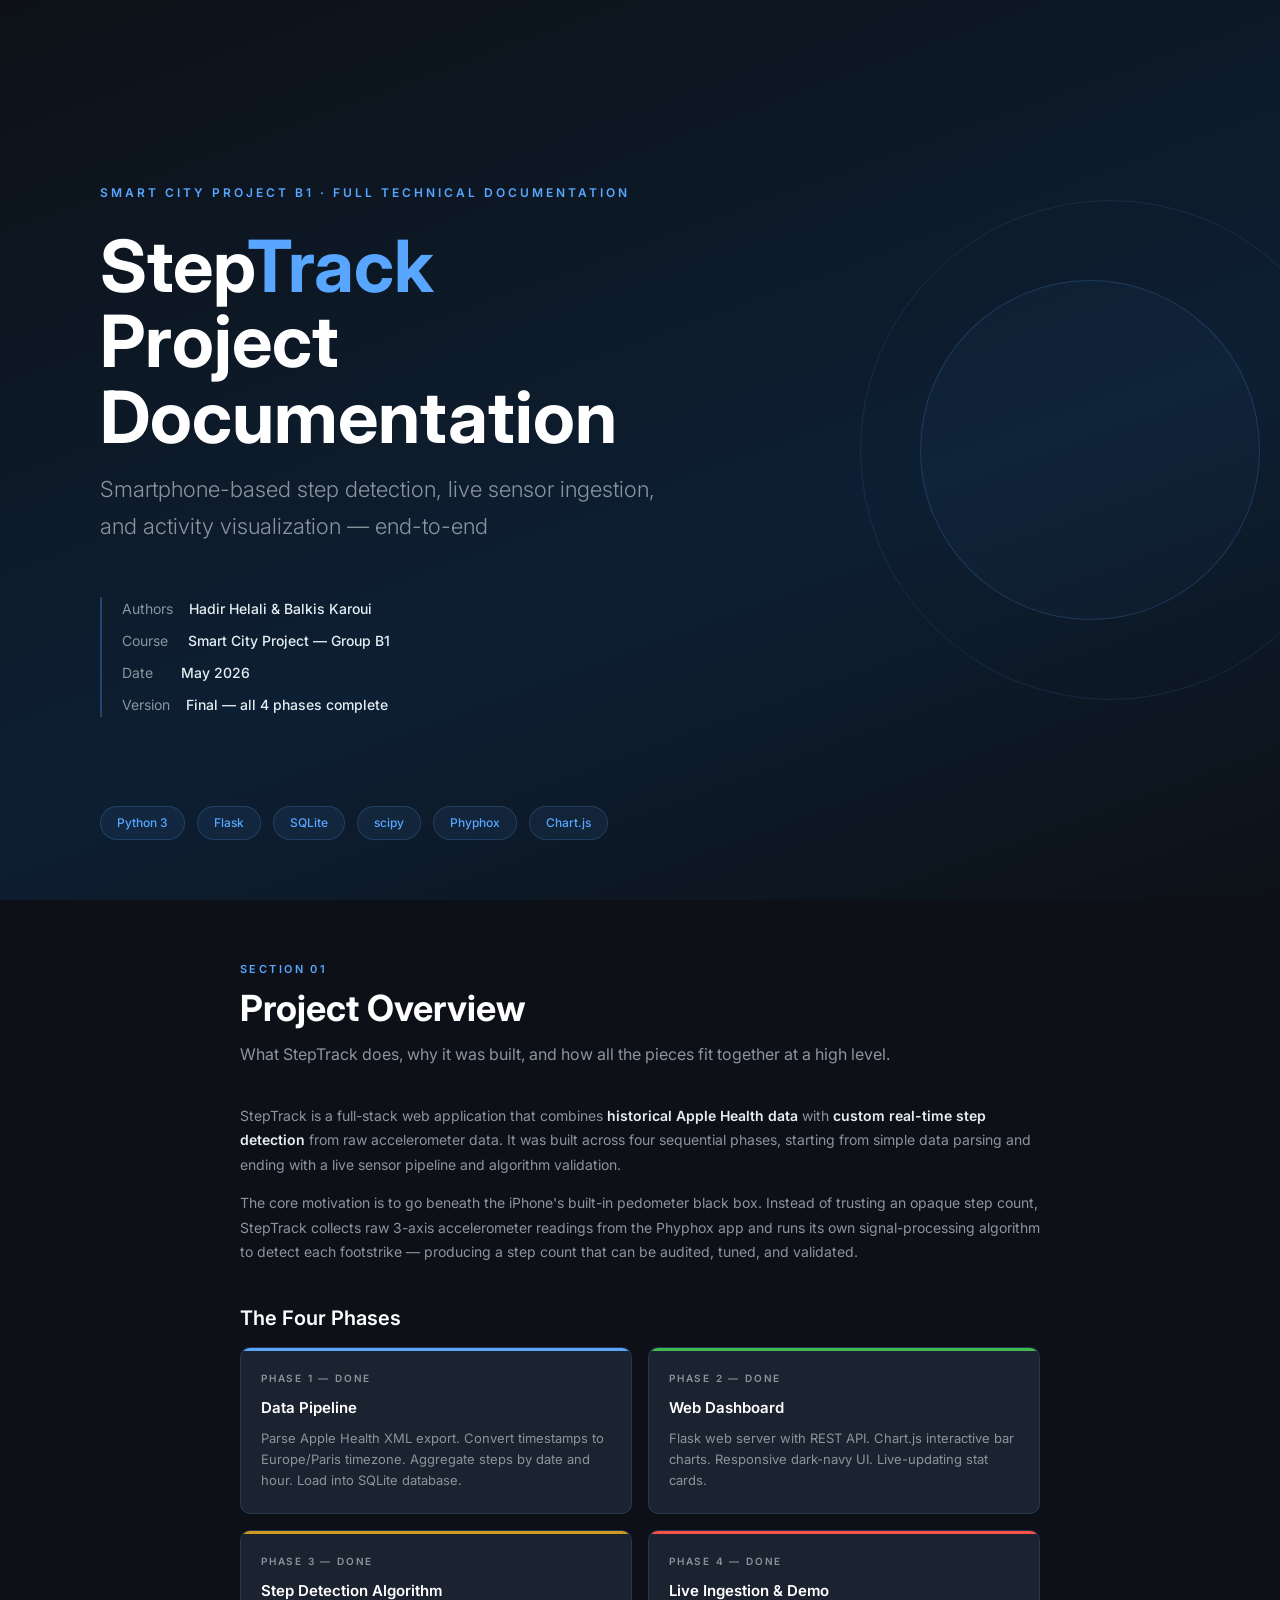
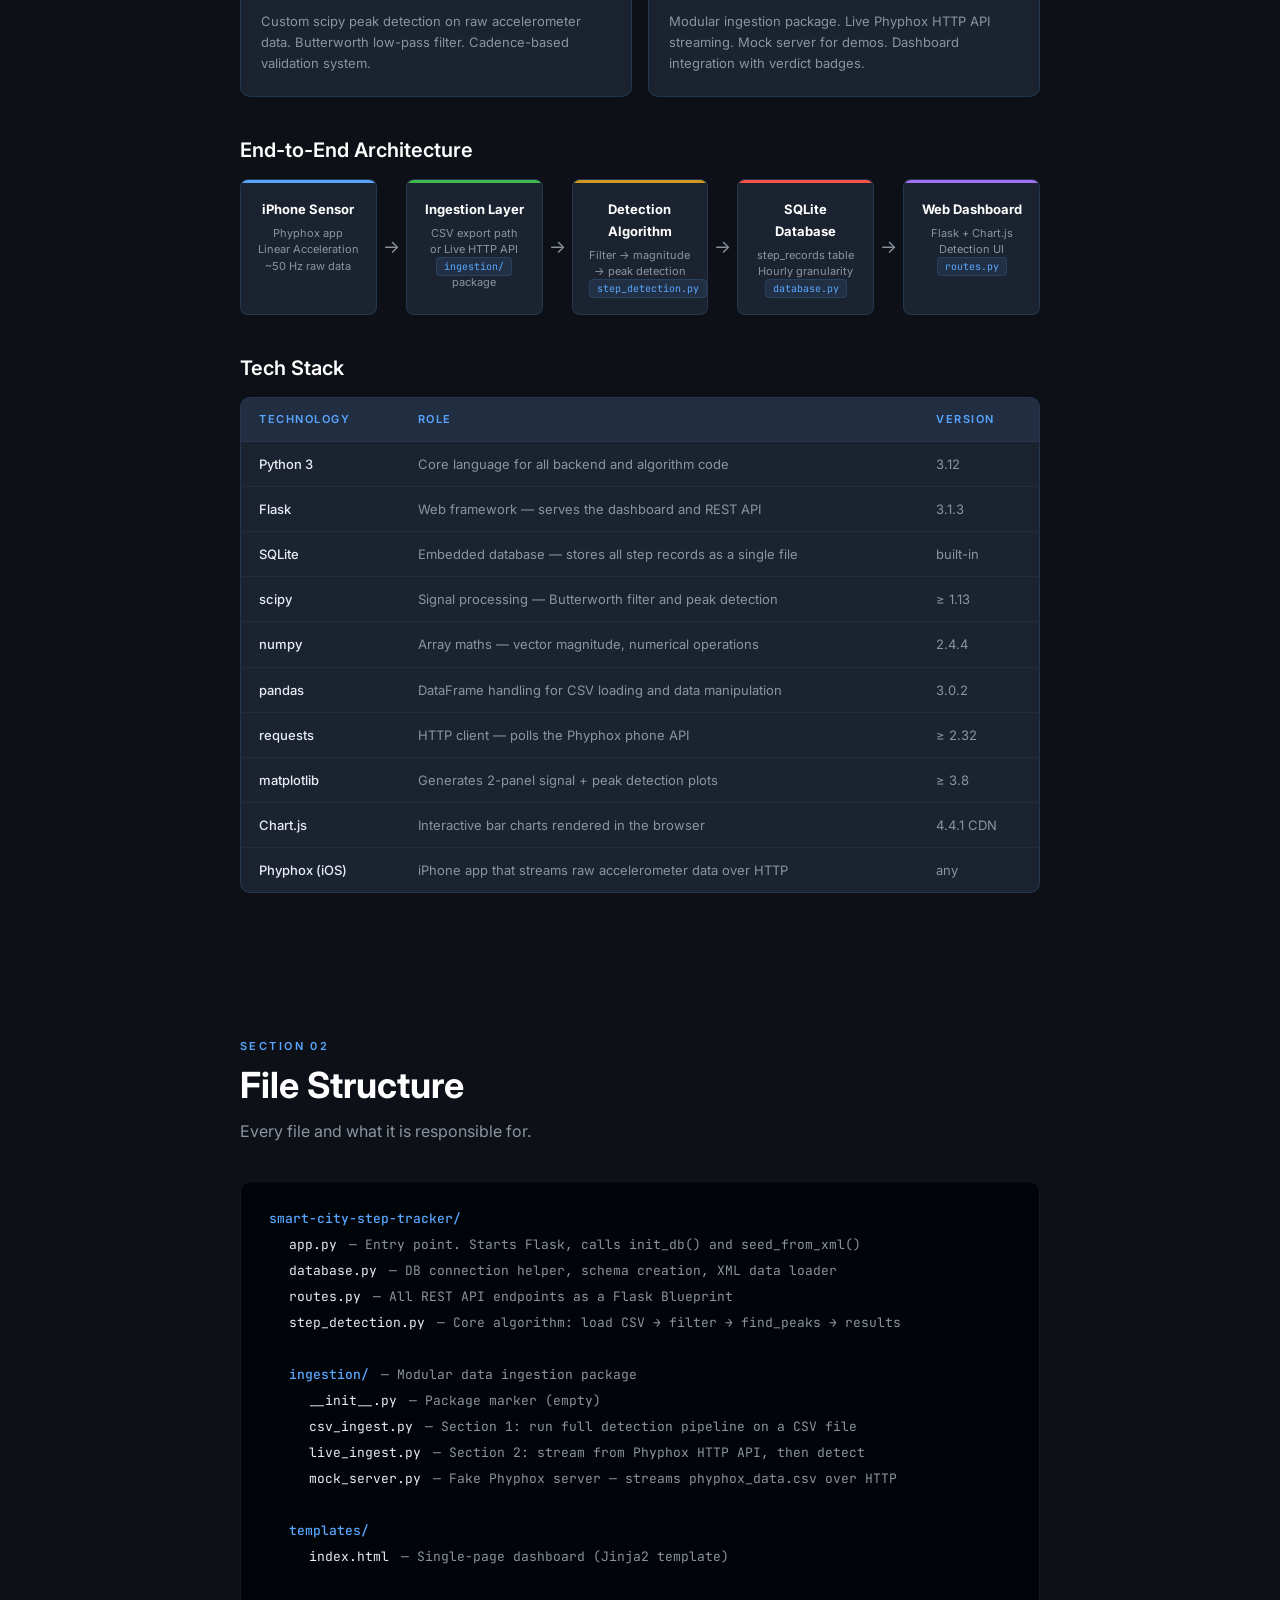
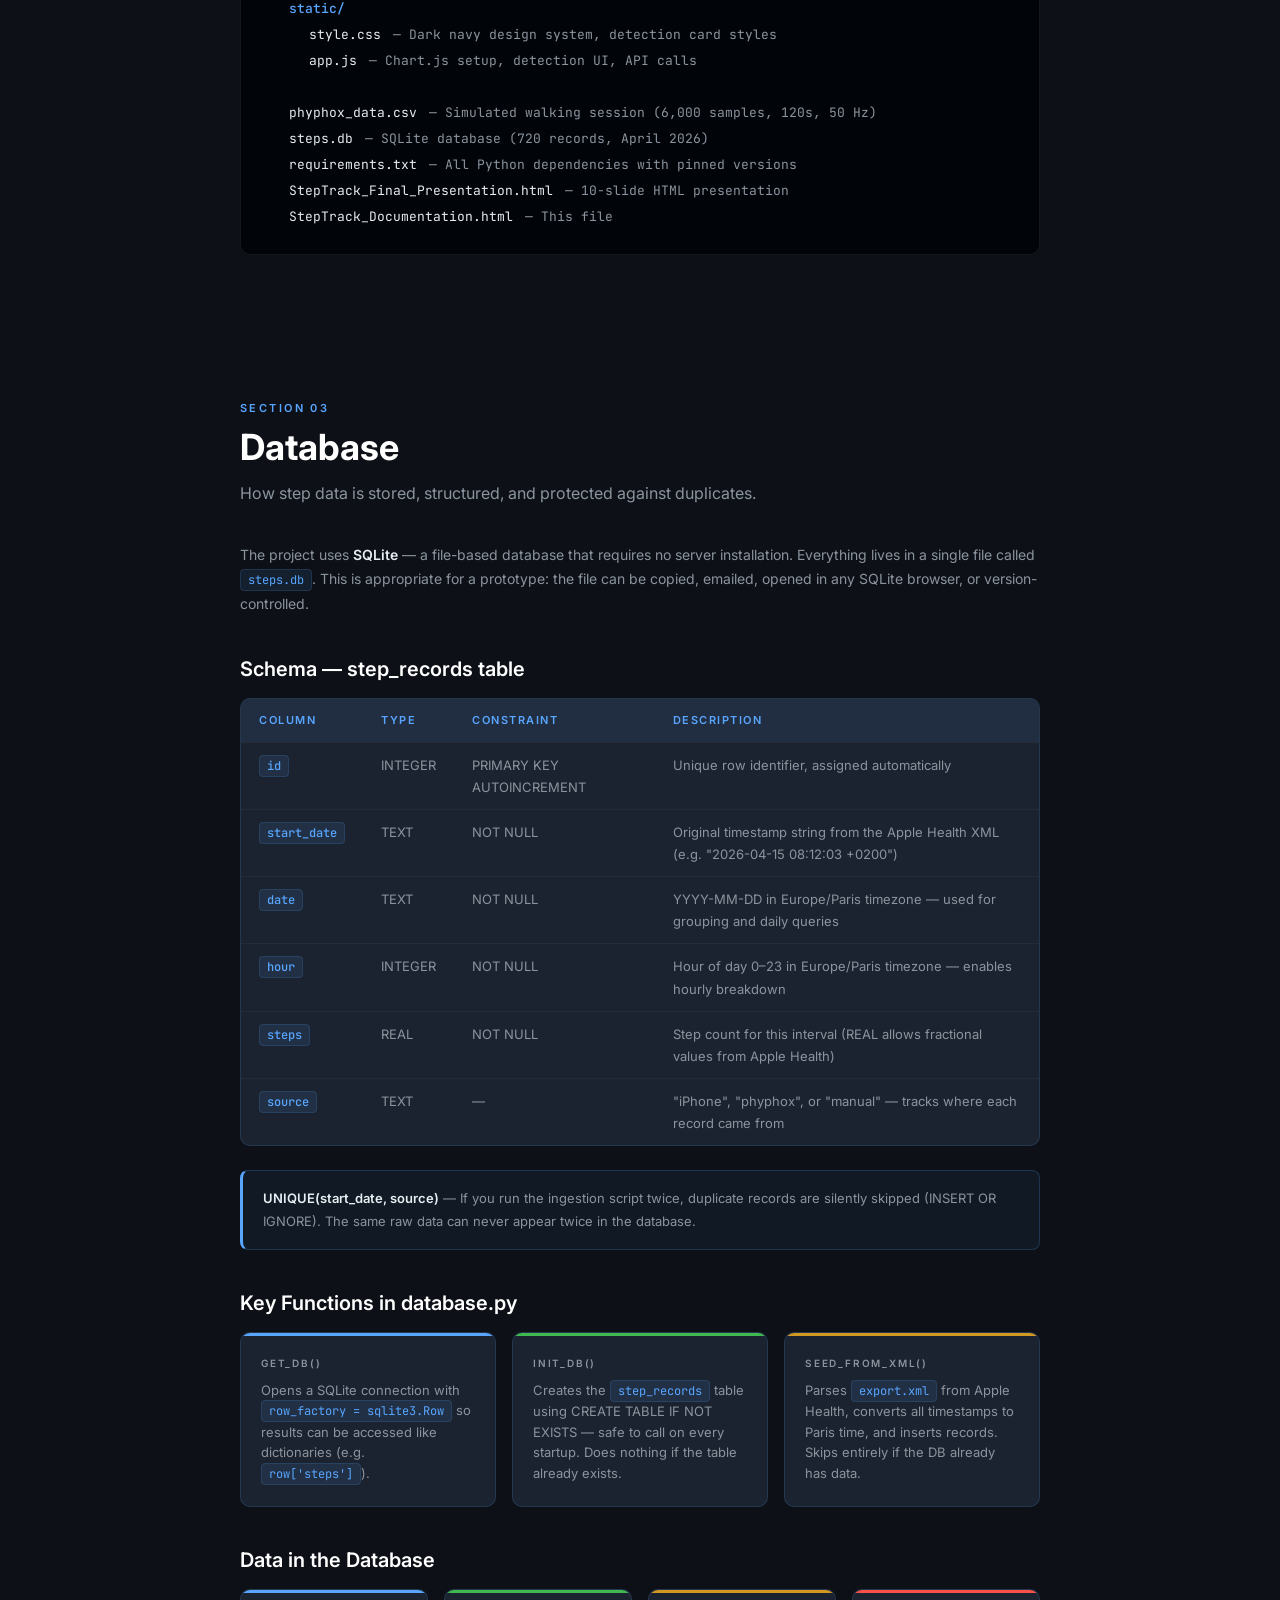
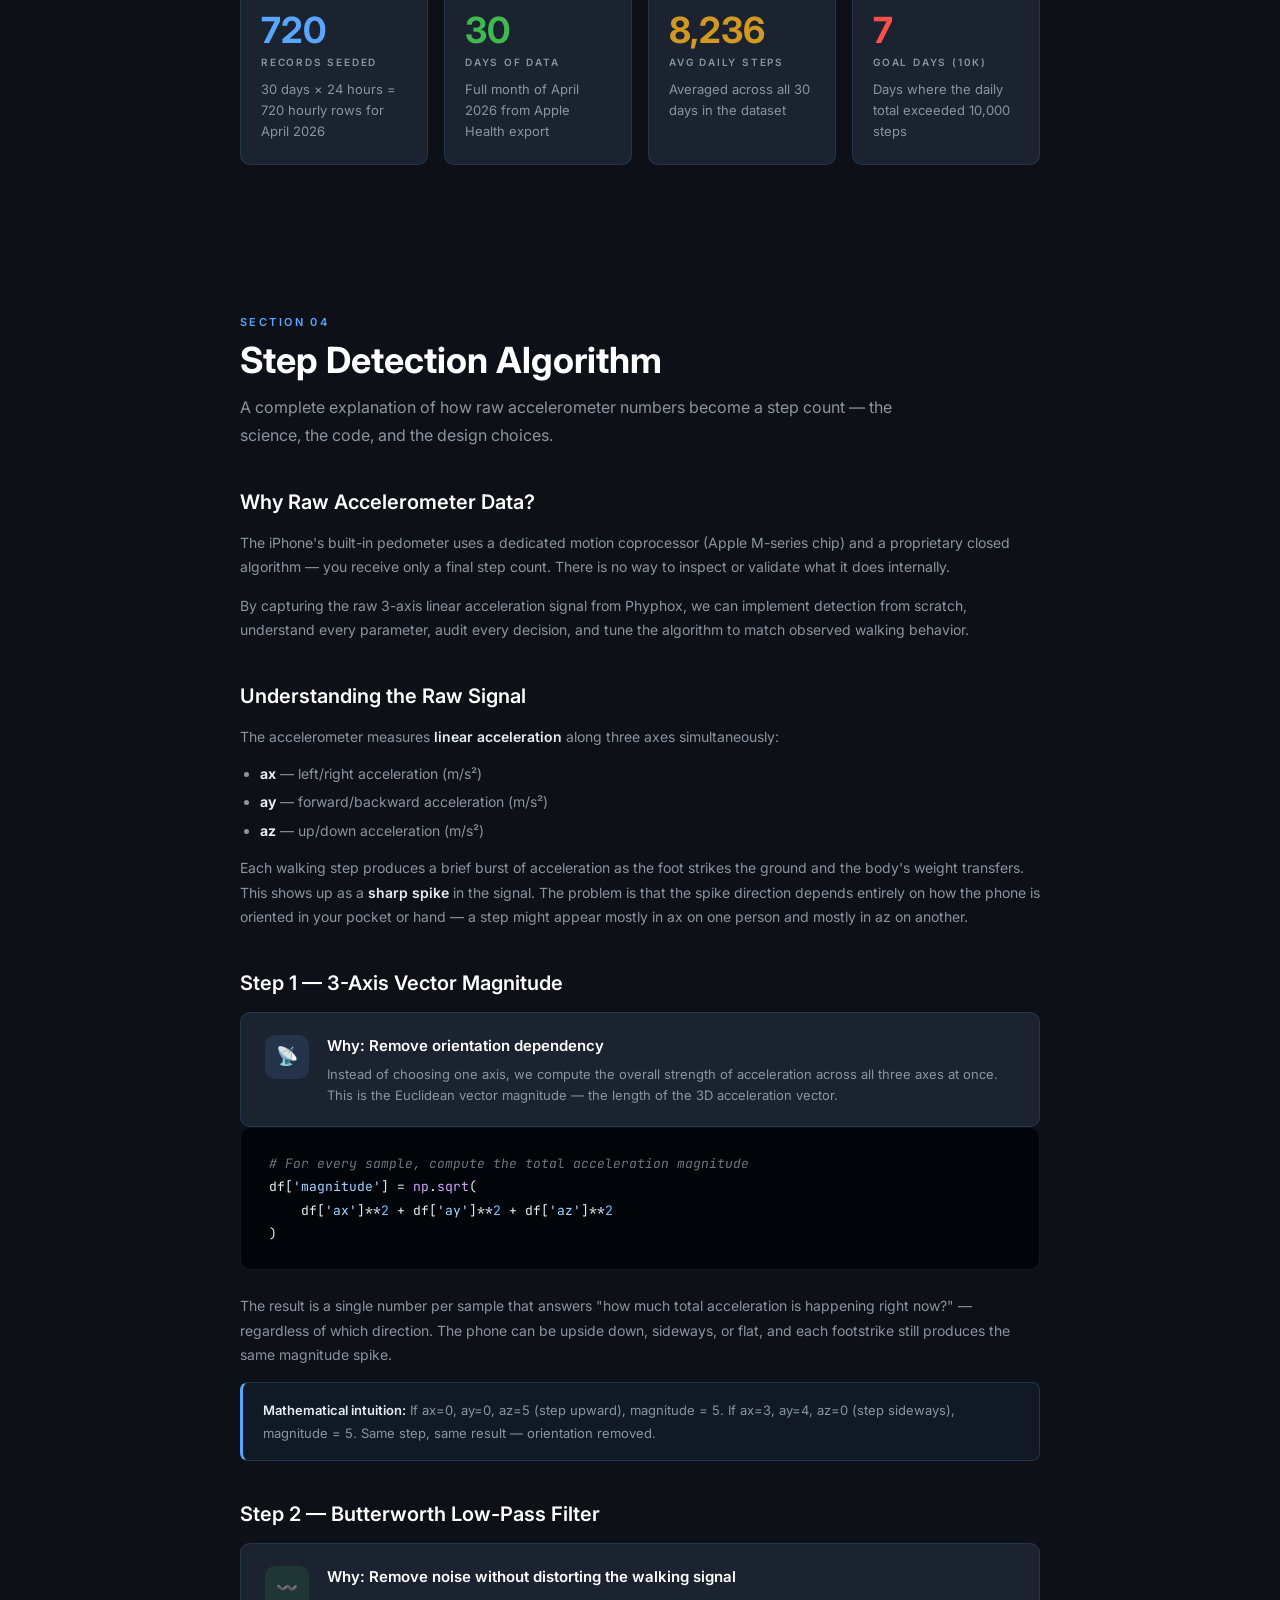
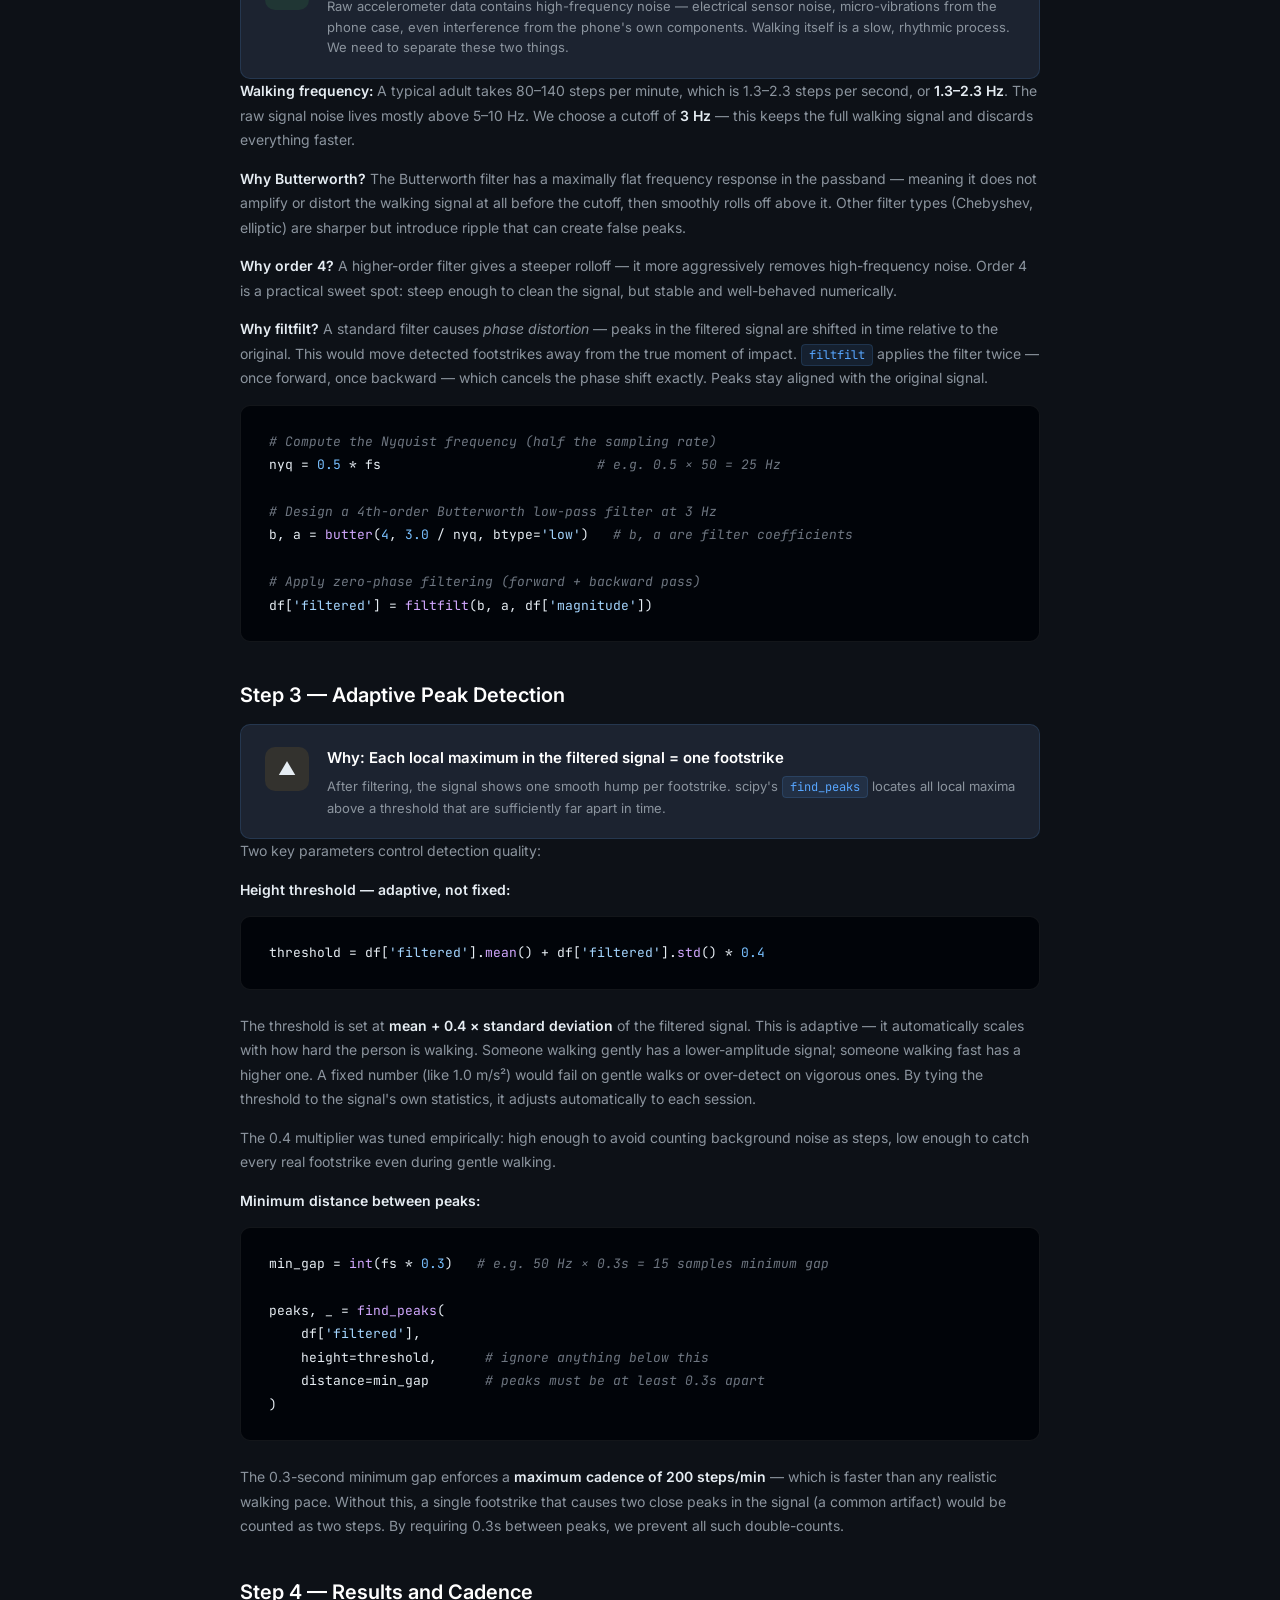
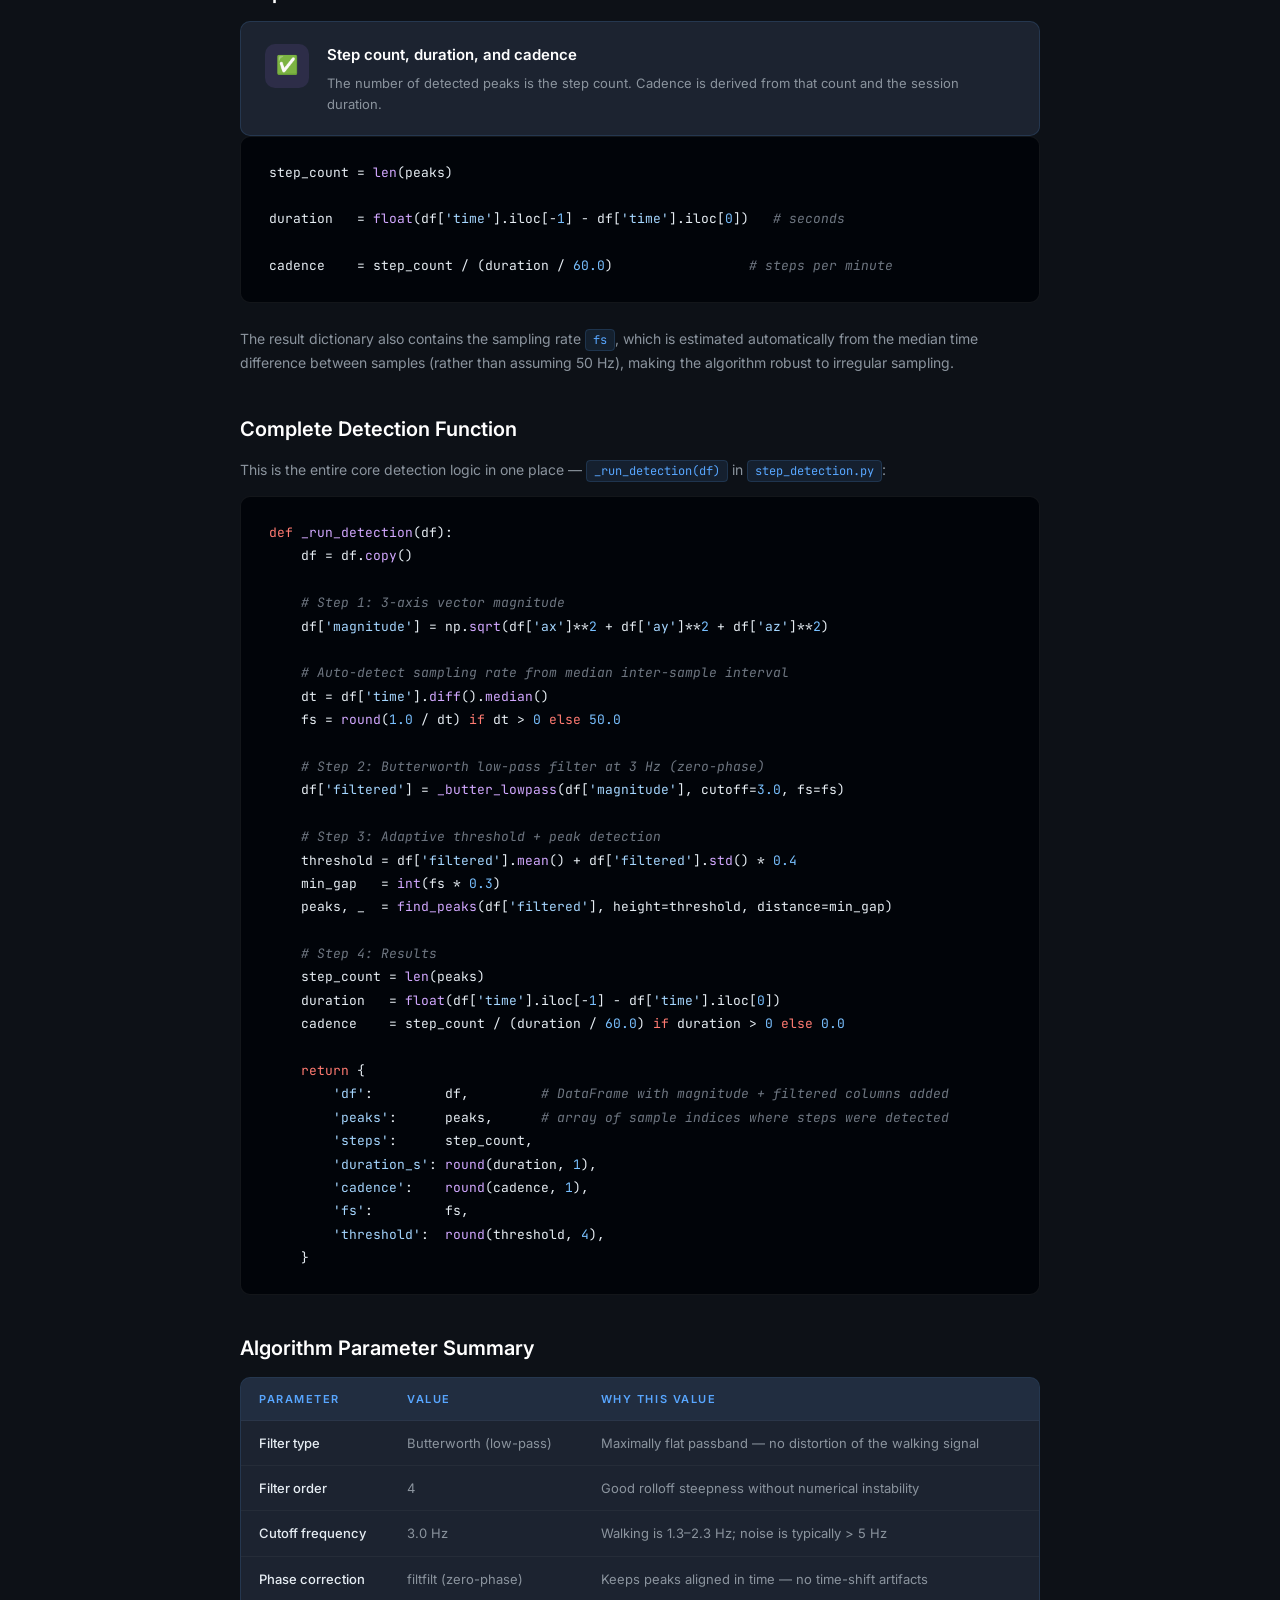
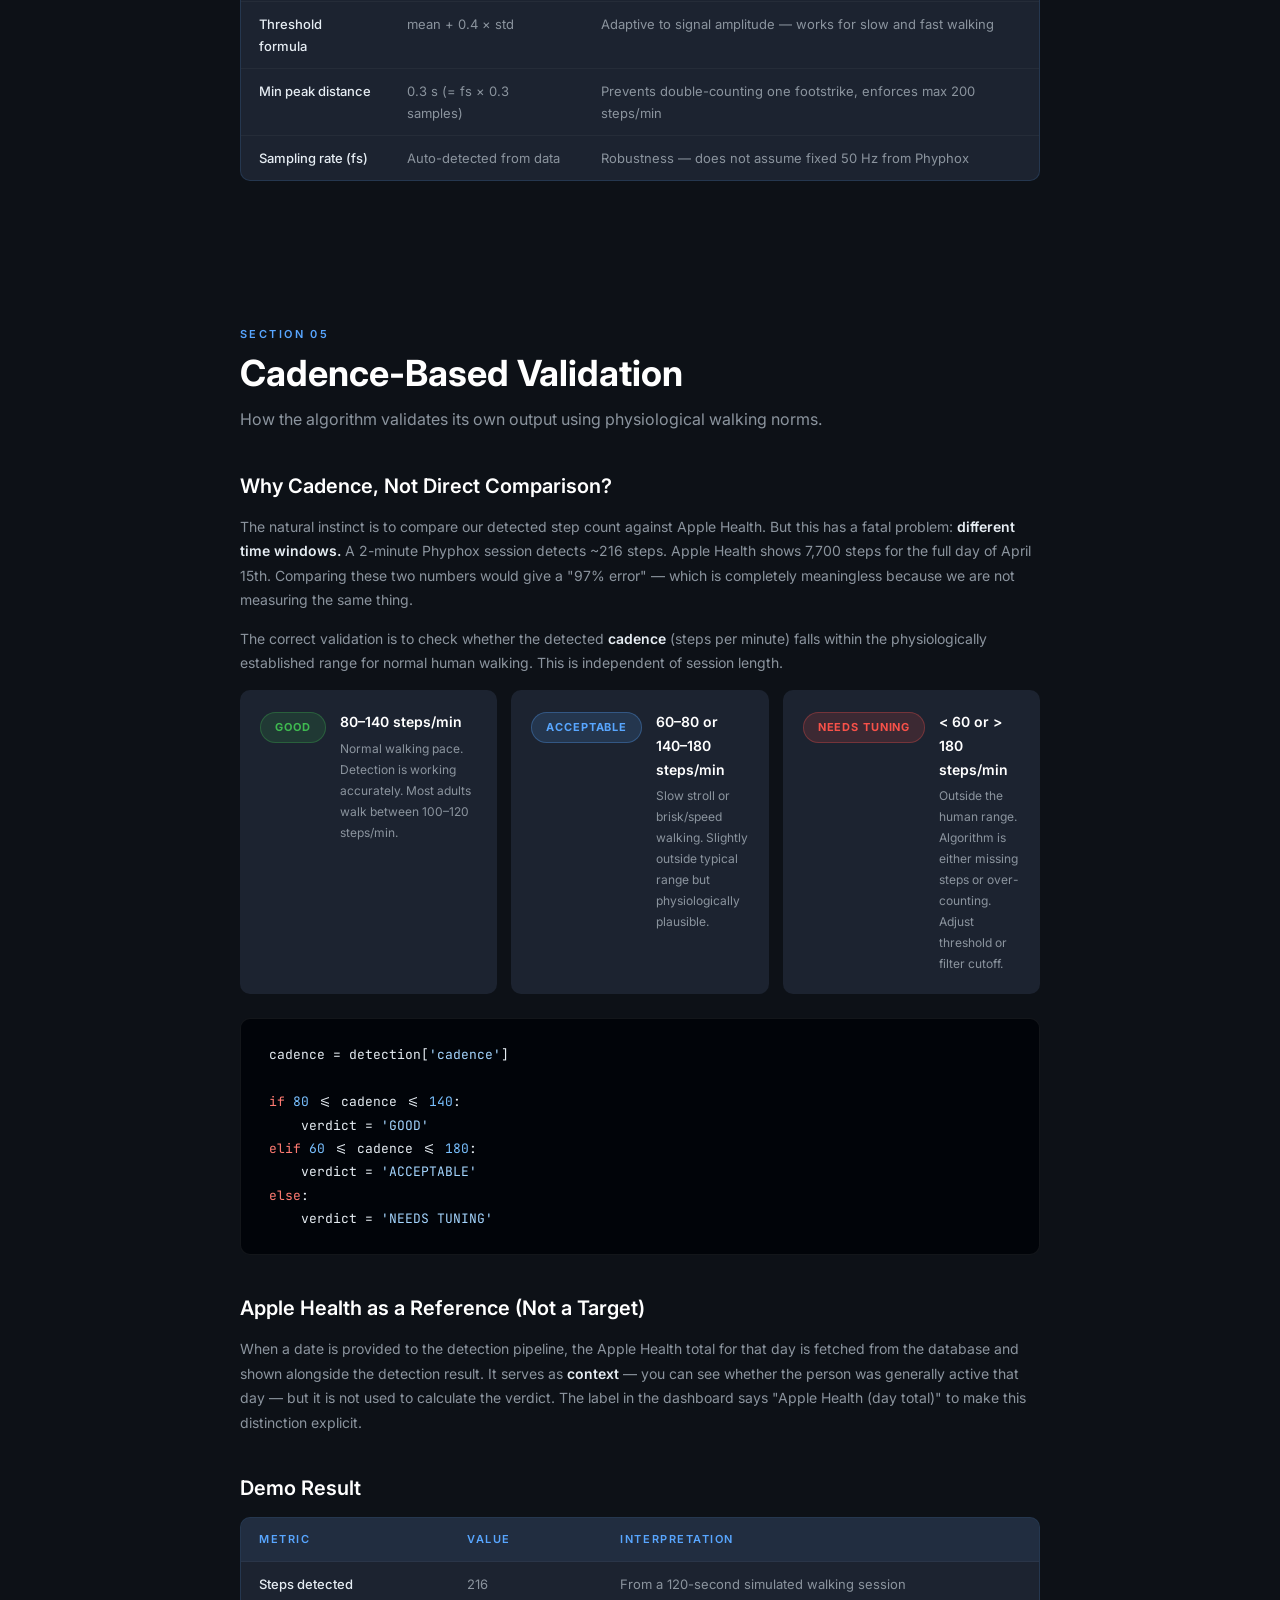
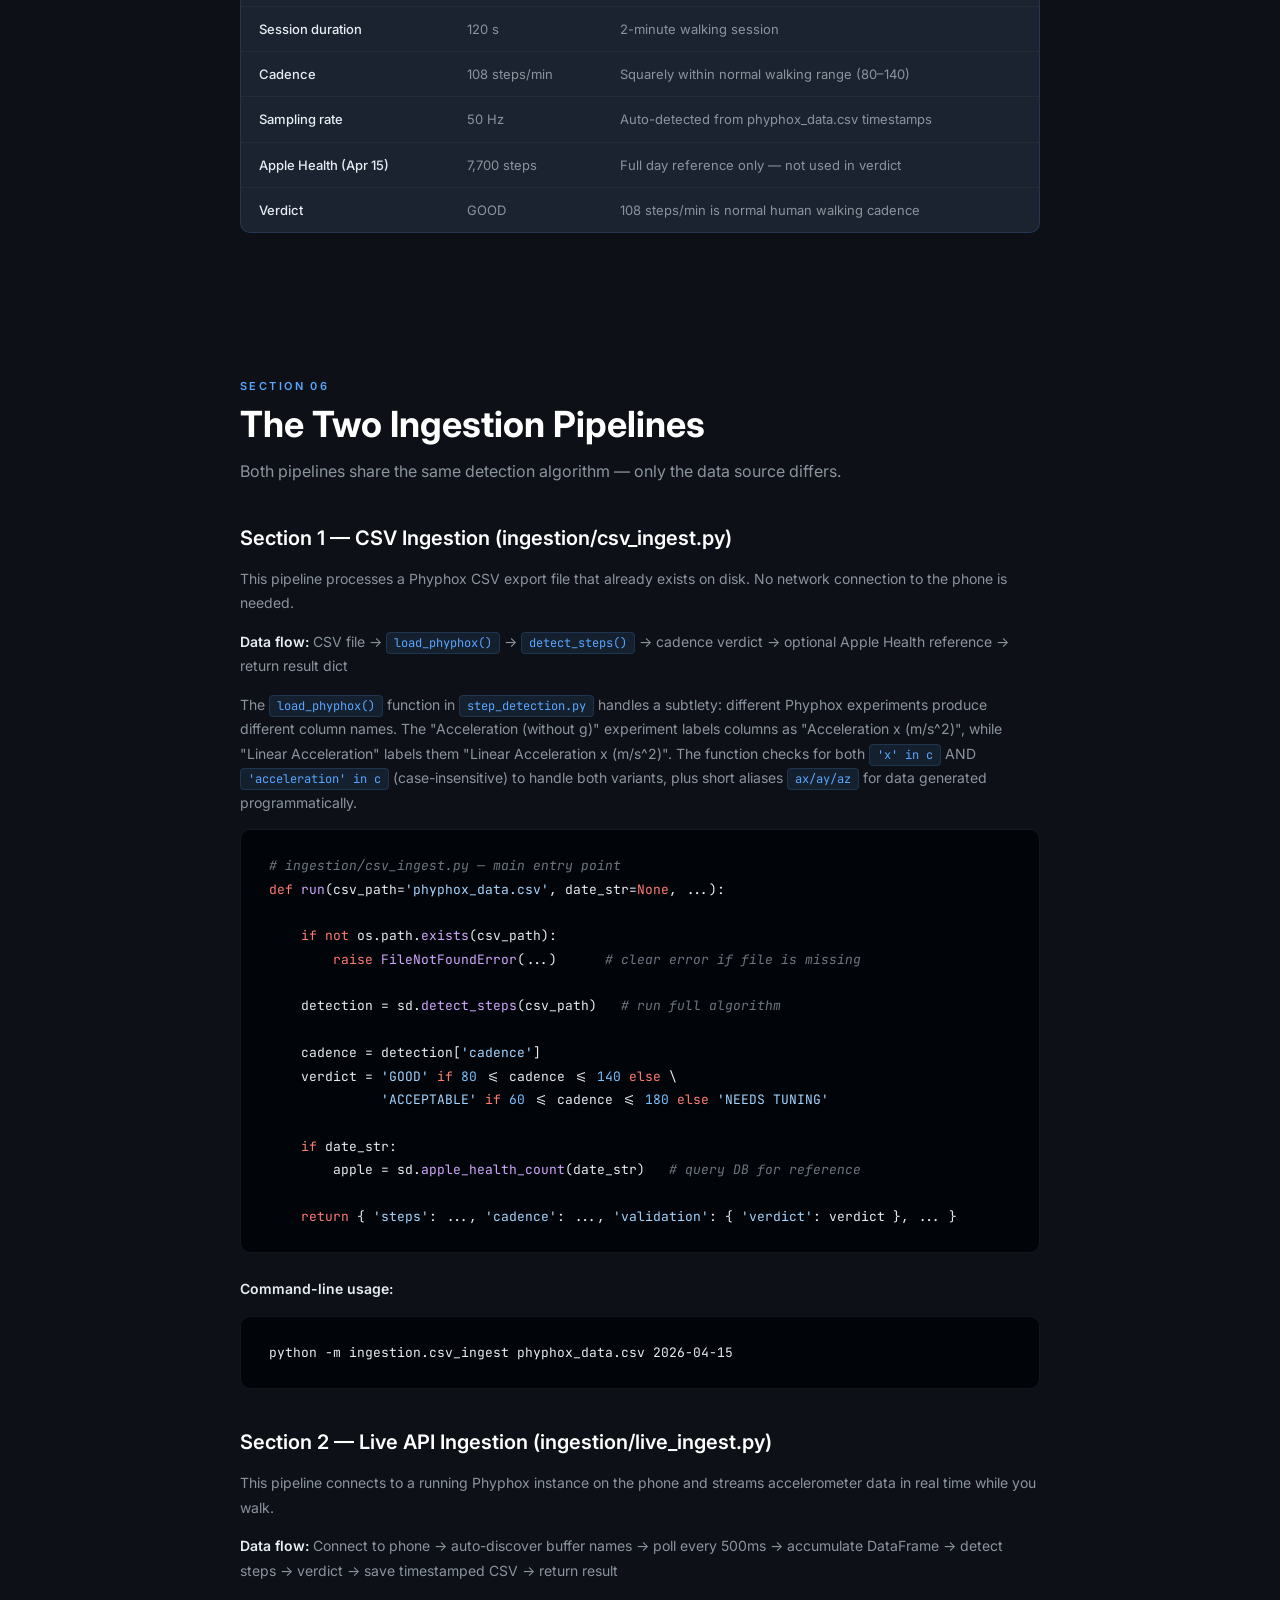
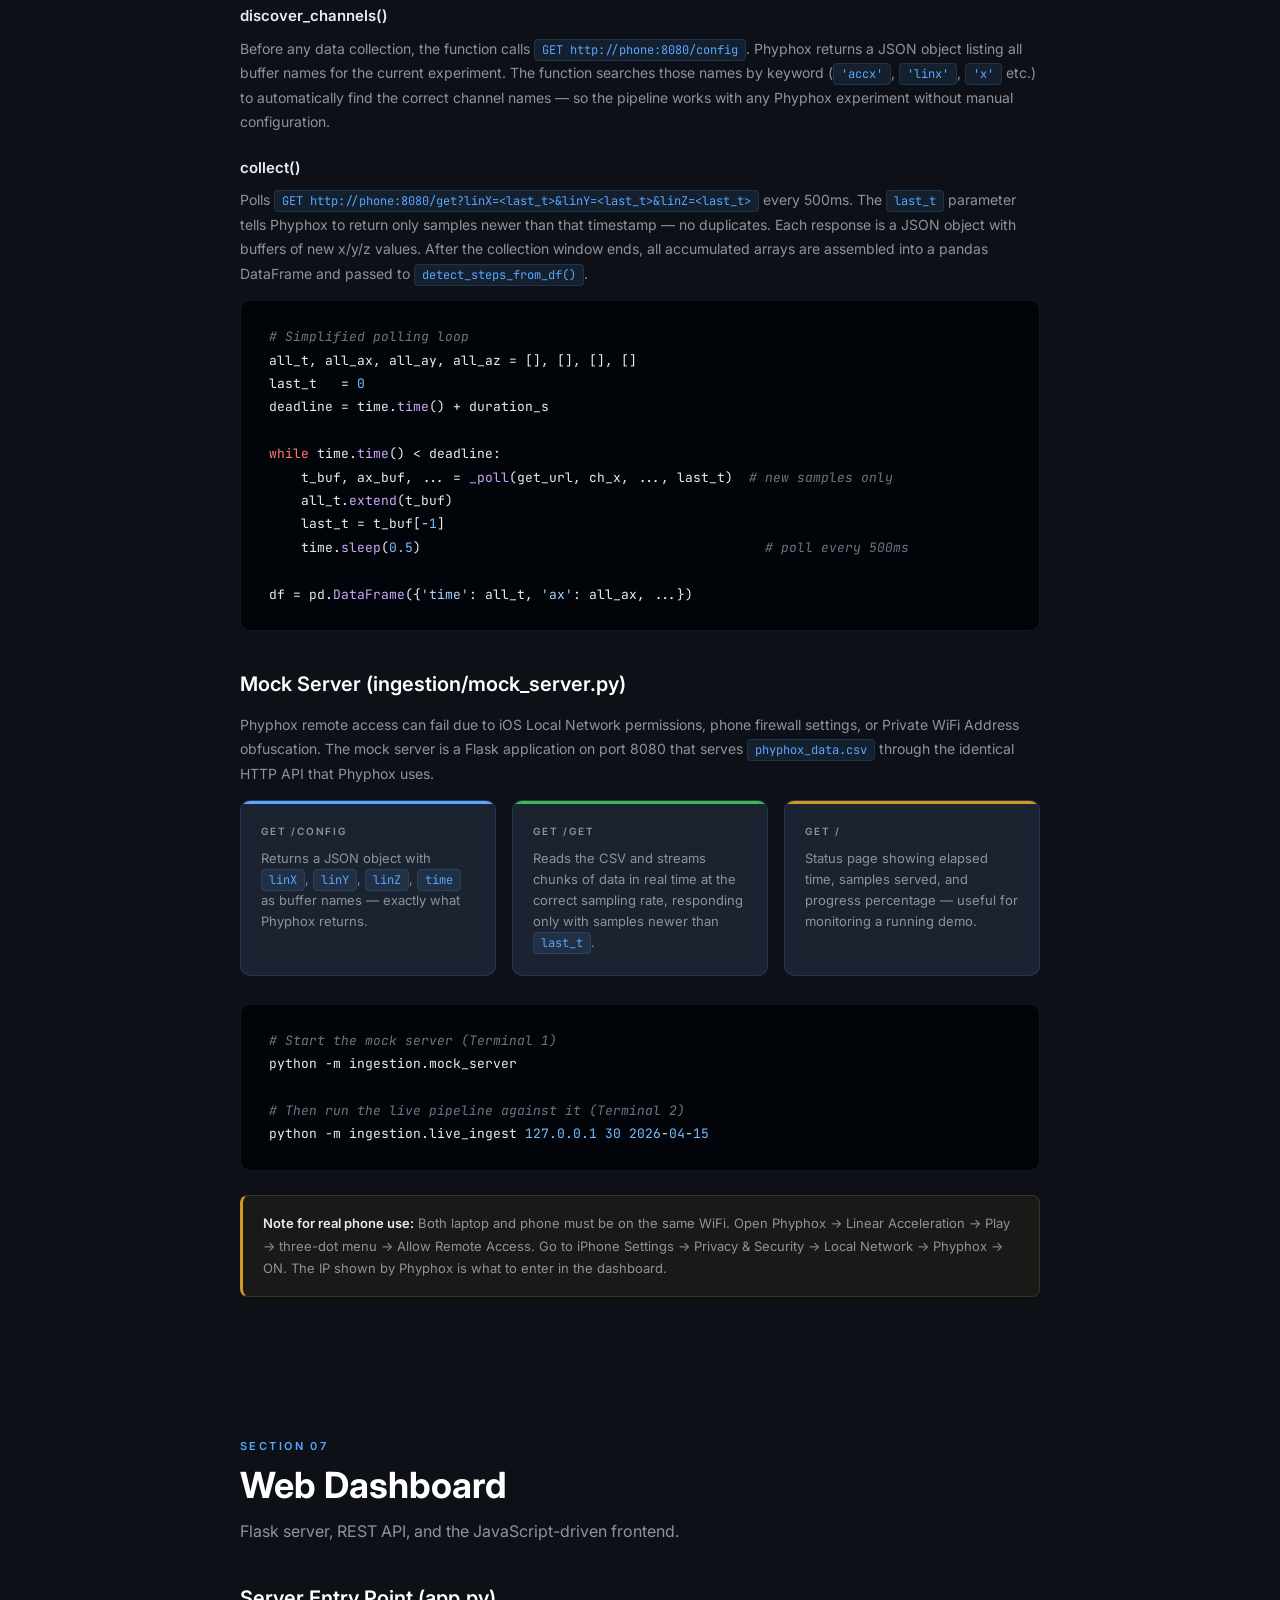
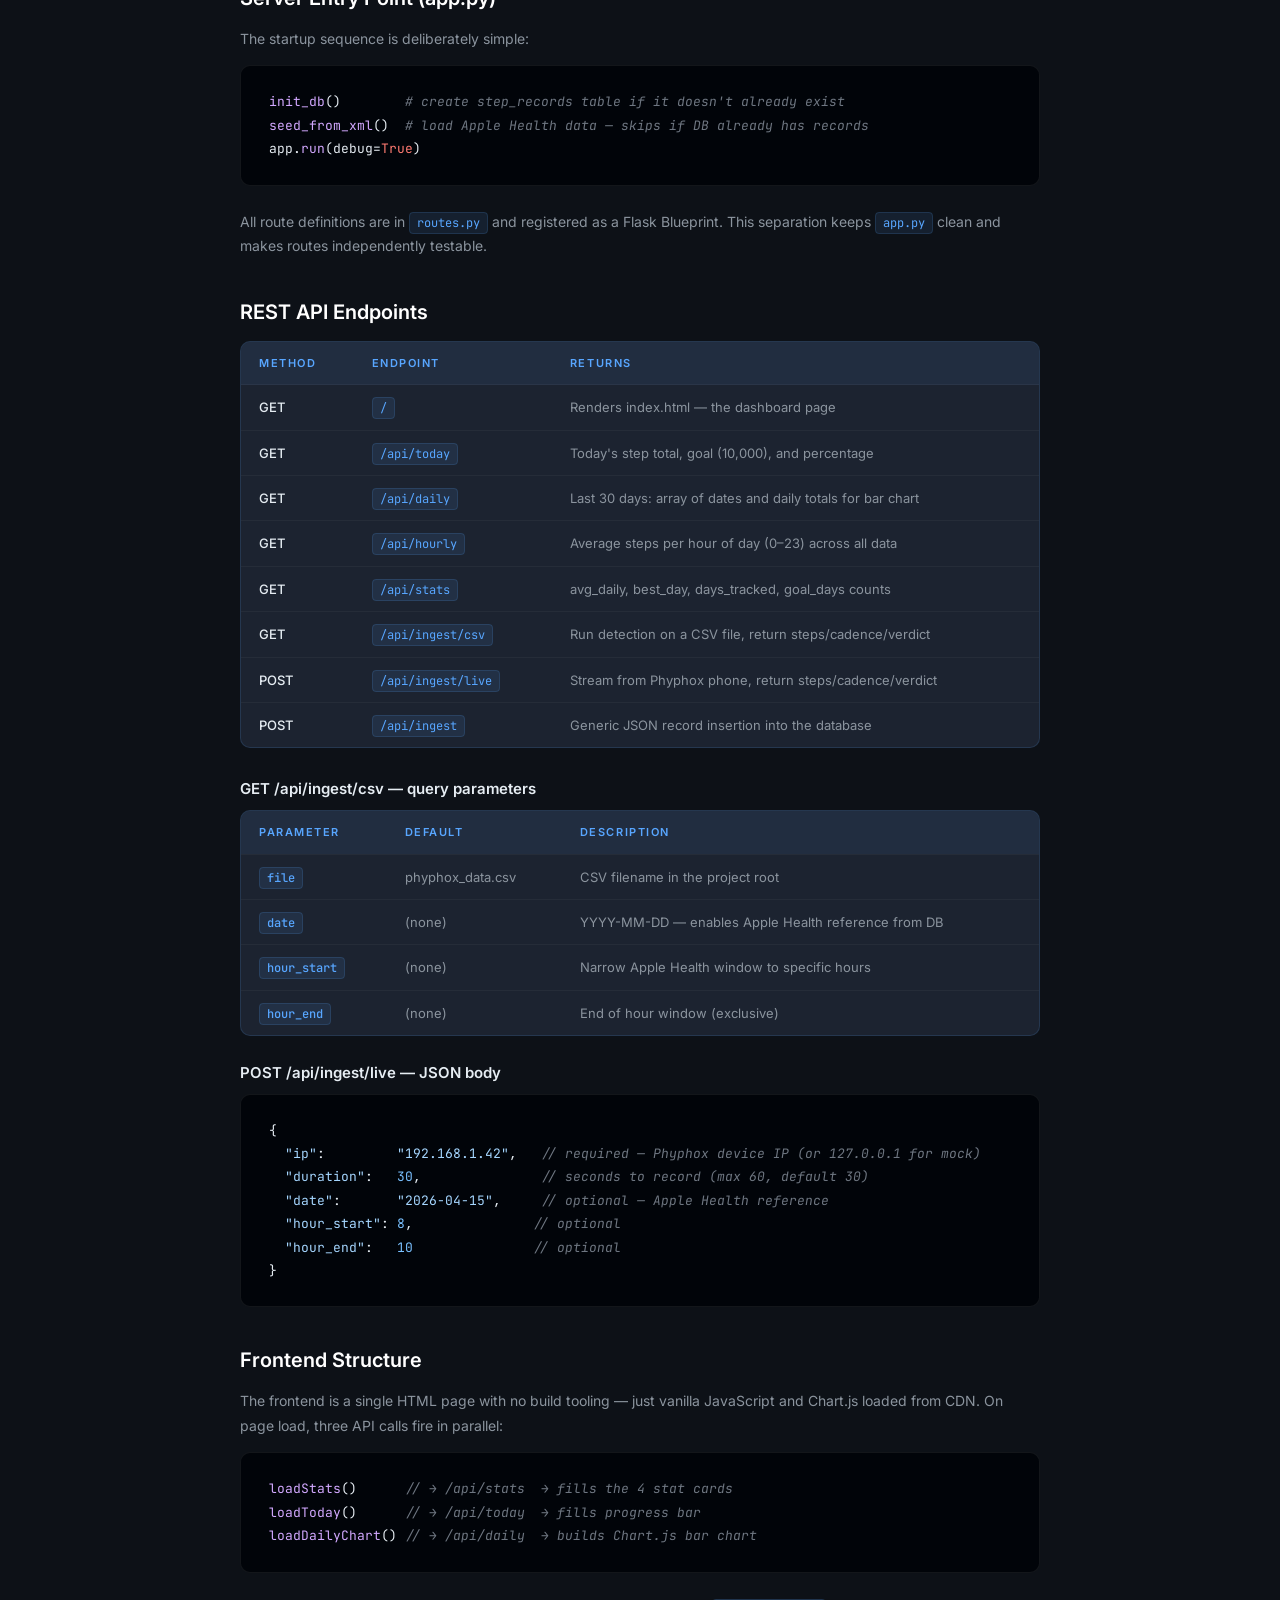
<file: StepTrack_Documentation.html>
<!DOCTYPE html>
<html lang="en">
<head>
<meta charset="UTF-8">
<meta name="viewport" content="width=device-width, initial-scale=1.0">
<title>StepTrack — Full Project Documentation</title>
<style>
  @import url('https://fonts.googleapis.com/css2?family=Inter:wght@300;400;500;600;700&family=JetBrains+Mono:wght@400;500&display=swap');

  :root {
    --bg:      #0d1117;
    --surface: #161b22;
    --card:    #1c2330;
    --blue:    #58a6ff;
    --green:   #3fb950;
    --orange:  #d29922;
    --red:     #f85149;
    --purple:  #a371f7;
    --text:    #e6edf3;
    --muted:   #8b949e;
    --border:  rgba(88,166,255,0.15);
    --code-bg: #010409;
  }

  *, *::before, *::after { box-sizing: border-box; margin: 0; padding: 0; }

  body {
    font-family: 'Inter', sans-serif;
    background: var(--bg);
    color: var(--text);
    line-height: 1.7;
    padding: 0;
  }

  /* ── Cover Page ── */
  .cover {
    width: 100%;
    min-height: 100vh;
    background: linear-gradient(160deg, #0d1117 0%, #0d1f33 60%, #0d1117 100%);
    display: flex;
    flex-direction: column;
    justify-content: center;
    align-items: flex-start;
    padding: 80px 100px;
    position: relative;
    overflow: hidden;
    page-break-after: always;
  }

  .cover::before {
    content: '';
    position: absolute;
    right: -80px; top: 50%;
    transform: translateY(-50%);
    width: 500px; height: 500px;
    border-radius: 50%;
    border: 1px solid rgba(88,166,255,0.12);
  }

  .cover::after {
    content: '';
    position: absolute;
    right: 20px; top: 50%;
    transform: translateY(-50%);
    width: 340px; height: 340px;
    border-radius: 50%;
    border: 1px solid rgba(88,166,255,0.2);
    background: rgba(88,166,255,0.03);
  }

  .cover-eyebrow {
    font-size: 12px;
    font-weight: 600;
    letter-spacing: 0.25em;
    text-transform: uppercase;
    color: var(--blue);
    margin-bottom: 24px;
  }

  .cover-title {
    font-size: 72px;
    font-weight: 700;
    line-height: 1.05;
    color: #fff;
    margin-bottom: 16px;
    max-width: 700px;
  }

  .cover-title span { color: var(--blue); }

  .cover-subtitle {
    font-size: 22px;
    font-weight: 300;
    color: var(--muted);
    margin-bottom: 52px;
    max-width: 560px;
  }

  .cover-meta {
    display: flex;
    flex-direction: column;
    gap: 8px;
    border-left: 2px solid rgba(88,166,255,0.3);
    padding-left: 20px;
  }

  .cover-meta-row { font-size: 14px; color: var(--muted); }
  .cover-meta-row span { color: var(--text); font-weight: 500; }

  .cover-badge {
    position: absolute;
    bottom: 60px; left: 100px;
    display: flex;
    gap: 12px;
  }

  .badge {
    background: rgba(88,166,255,0.08);
    border: 1px solid rgba(88,166,255,0.2);
    border-radius: 20px;
    padding: 6px 16px;
    font-size: 12px;
    color: var(--blue);
    font-weight: 500;
  }

  /* ── Page wrapper ── */
  .page {
    max-width: 960px;
    margin: 0 auto;
    padding: 60px 80px;
  }

  /* ── Section headers ── */
  .section-label {
    font-size: 11px;
    font-weight: 600;
    letter-spacing: 0.22em;
    text-transform: uppercase;
    color: var(--blue);
    margin-bottom: 8px;
  }

  h2 {
    font-size: 36px;
    font-weight: 700;
    color: #fff;
    margin-bottom: 10px;
    line-height: 1.2;
  }

  .section-intro {
    font-size: 16px;
    color: var(--muted);
    margin-bottom: 36px;
    max-width: 700px;
  }

  h3 {
    font-size: 20px;
    font-weight: 600;
    color: #fff;
    margin-bottom: 12px;
    margin-top: 36px;
  }

  h4 {
    font-size: 15px;
    font-weight: 600;
    color: var(--text);
    margin-bottom: 8px;
    margin-top: 20px;
  }

  p {
    font-size: 14px;
    color: var(--muted);
    margin-bottom: 14px;
    line-height: 1.75;
  }

  p strong { color: var(--text); font-weight: 600; }

  ul, ol {
    margin-left: 20px;
    margin-bottom: 14px;
  }

  li {
    font-size: 14px;
    color: var(--muted);
    margin-bottom: 6px;
    line-height: 1.6;
  }

  li strong { color: var(--text); }

  /* ── Divider ── */
  .divider {
    height: 1px;
    background: var(--border);
    margin: 52px 0;
  }

  /* ── Cards ── */
  .card-grid {
    display: grid;
    gap: 16px;
    margin-bottom: 28px;
  }

  .card-grid.cols-2 { grid-template-columns: 1fr 1fr; }
  .card-grid.cols-3 { grid-template-columns: 1fr 1fr 1fr; }
  .card-grid.cols-4 { grid-template-columns: 1fr 1fr 1fr 1fr; }

  .card {
    background: var(--card);
    border: 1px solid var(--border);
    border-radius: 10px;
    padding: 22px 20px;
    position: relative;
    overflow: hidden;
  }

  .card::before {
    content: '';
    position: absolute;
    top: 0; left: 0; right: 0;
    height: 3px;
    border-radius: 10px 10px 0 0;
  }

  .card.blue::before   { background: var(--blue); }
  .card.green::before  { background: var(--green); }
  .card.orange::before { background: var(--orange); }
  .card.red::before    { background: var(--red); }
  .card.purple::before { background: var(--purple); }

  .card-label {
    font-size: 10px;
    font-weight: 600;
    letter-spacing: 0.18em;
    text-transform: uppercase;
    color: var(--muted);
    margin-bottom: 8px;
  }

  .card h4 {
    font-size: 15px;
    font-weight: 600;
    color: #fff;
    margin-bottom: 8px;
    margin-top: 0;
  }

  .card p {
    font-size: 13px;
    color: var(--muted);
    margin-bottom: 0;
    line-height: 1.6;
  }

  .stat-val {
    font-size: 36px;
    font-weight: 700;
    line-height: 1;
    margin-bottom: 6px;
  }

  .stat-val.blue   { color: var(--blue); }
  .stat-val.green  { color: var(--green); }
  .stat-val.orange { color: var(--orange); }
  .stat-val.red    { color: var(--red); }

  /* ── Tables ── */
  .table-wrap {
    background: var(--card);
    border: 1px solid var(--border);
    border-radius: 10px;
    overflow: hidden;
    margin-bottom: 24px;
  }

  table { width: 100%; border-collapse: collapse; }

  thead tr { background: rgba(88,166,255,0.08); }

  th {
    padding: 12px 18px;
    font-size: 11px;
    font-weight: 600;
    letter-spacing: 0.14em;
    text-transform: uppercase;
    color: var(--blue);
    text-align: left;
  }

  td {
    padding: 11px 18px;
    font-size: 13px;
    color: var(--muted);
    border-top: 1px solid rgba(255,255,255,0.04);
    vertical-align: top;
  }

  td:first-child { color: var(--text); font-weight: 500; }
  td code { font-family: 'JetBrains Mono', monospace; font-size: 12px; color: var(--blue); }

  /* ── Code blocks ── */
  pre {
    background: var(--code-bg);
    border: 1px solid rgba(255,255,255,0.07);
    border-radius: 10px;
    padding: 24px 28px;
    overflow-x: auto;
    margin-bottom: 24px;
    font-family: 'JetBrains Mono', monospace;
    font-size: 13px;
    line-height: 1.8;
  }

  .kw   { color: #ff7b72; }
  .fn   { color: #d2a8ff; }
  .str  { color: #a5d6ff; }
  .num  { color: #79c0ff; }
  .cmt  { color: #6e7681; font-style: italic; }
  .var  { color: #e6edf3; }
  .op   { color: #ff7b72; }

  code {
    font-family: 'JetBrains Mono', monospace;
    font-size: 12px;
    background: rgba(88,166,255,0.1);
    border: 1px solid rgba(88,166,255,0.15);
    border-radius: 4px;
    padding: 2px 7px;
    color: var(--blue);
  }

  /* ── Algorithm pipeline visual ── */
  .algo-flow {
    display: flex;
    flex-direction: column;
    gap: 0;
    margin-bottom: 28px;
  }

  .algo-step-card {
    background: var(--card);
    border: 1px solid var(--border);
    border-radius: 10px;
    padding: 20px 24px;
    display: flex;
    align-items: flex-start;
    gap: 18px;
    position: relative;
  }

  .algo-step-card + .algo-step-card { margin-top: 2px; border-radius: 10px; }

  .algo-icon {
    width: 44px; height: 44px;
    border-radius: 10px;
    display: flex; align-items: center; justify-content: center;
    font-size: 18px;
    flex-shrink: 0;
    margin-top: 2px;
  }

  .algo-icon.blue   { background: rgba(88,166,255,0.12); }
  .algo-icon.green  { background: rgba(63,185,80,0.12);  }
  .algo-icon.orange { background: rgba(210,153,34,0.12); }
  .algo-icon.purple { background: rgba(163,113,247,0.12);}

  .algo-content h4 { font-size: 15px; font-weight: 600; color: #fff; margin: 0 0 6px 0; }
  .algo-content p  { font-size: 13px; color: var(--muted); margin: 0; line-height: 1.6; }

  .algo-arrow {
    text-align: center;
    color: var(--muted);
    font-size: 20px;
    padding: 6px 0;
    margin-left: 40px;
  }

  /* ── Signal diagram ── */
  .signal-demo {
    background: var(--card);
    border: 1px solid var(--border);
    border-radius: 10px;
    padding: 28px;
    margin-bottom: 24px;
  }

  .signal-demo-title {
    font-size: 11px;
    font-weight: 600;
    letter-spacing: 0.18em;
    text-transform: uppercase;
    color: var(--muted);
    margin-bottom: 20px;
  }

  .signal-rows { display: flex; flex-direction: column; gap: 18px; }

  .signal-row { display: flex; align-items: center; gap: 16px; }

  .signal-label {
    width: 110px;
    font-size: 11px;
    font-weight: 600;
    color: var(--muted);
    text-transform: uppercase;
    letter-spacing: 0.1em;
    flex-shrink: 0;
    text-align: right;
  }

  .signal-bar-wrap {
    flex: 1;
    height: 42px;
    background: rgba(255,255,255,0.03);
    border-radius: 6px;
    position: relative;
    overflow: hidden;
  }

  /* SVG wave drawn inline */
  .signal-bar-wrap svg { width: 100%; height: 100%; }

  .signal-note {
    width: 180px;
    font-size: 11px;
    color: var(--muted);
    flex-shrink: 0;
  }

  /* ── Verdict cards ── */
  .verdict-row { display: flex; gap: 14px; margin-bottom: 24px; }

  .verdict-card {
    flex: 1;
    background: var(--card);
    border-radius: 10px;
    padding: 20px;
    display: flex;
    align-items: flex-start;
    gap: 14px;
  }

  .verdict-badge {
    padding: 5px 14px;
    border-radius: 20px;
    font-size: 11px;
    font-weight: 700;
    letter-spacing: 0.08em;
    white-space: nowrap;
    margin-top: 2px;
  }

  .verdict-badge.good       { background: rgba(63,185,80,0.15);  color: var(--green);  border: 1px solid rgba(63,185,80,0.3); }
  .verdict-badge.acceptable { background: rgba(88,166,255,0.15); color: var(--blue);   border: 1px solid rgba(88,166,255,0.3); }
  .verdict-badge.tuning     { background: rgba(248,81,73,0.15);  color: var(--red);    border: 1px solid rgba(248,81,73,0.3); }

  .verdict-text h4 { font-size: 14px; font-weight: 600; color: #fff; margin: 0 0 4px 0; }
  .verdict-text p  { font-size: 12px; color: var(--muted); margin: 0; }

  /* ── Architecture flow ── */
  .arch-flow {
    display: flex;
    align-items: stretch;
    gap: 0;
    margin-bottom: 28px;
  }

  .arch-box {
    flex: 1;
    background: var(--card);
    border: 1px solid var(--border);
    border-radius: 8px;
    padding: 18px 16px;
    text-align: center;
    position: relative;
    overflow: hidden;
  }

  .arch-box::before {
    content: '';
    position: absolute;
    top: 0; left: 0; right: 0;
    height: 3px;
    border-radius: 8px 8px 0 0;
  }

  .arch-box.blue::before   { background: var(--blue); }
  .arch-box.green::before  { background: var(--green); }
  .arch-box.orange::before { background: var(--orange); }
  .arch-box.red::before    { background: var(--red); }
  .arch-box.purple::before { background: var(--purple); }

  .arch-box h4 { font-size: 13px; font-weight: 700; color: #fff; margin: 0 0 5px; }
  .arch-box p  { font-size: 11px; color: var(--muted); margin: 0; line-height: 1.5; }

  .arch-arrow {
    display: flex;
    align-items: center;
    color: var(--muted);
    font-size: 18px;
    padding: 0 6px;
    flex-shrink: 0;
  }

  /* ── File tree ── */
  .file-tree {
    background: var(--code-bg);
    border: 1px solid rgba(255,255,255,0.07);
    border-radius: 10px;
    padding: 24px 28px;
    font-family: 'JetBrains Mono', monospace;
    font-size: 13px;
    line-height: 2;
    margin-bottom: 24px;
  }

  .file-tree .dir  { color: var(--blue); font-weight: 500; }
  .file-tree .file { color: var(--text); }
  .file-tree .note { color: var(--muted); margin-left: 12px; }
  .file-tree .indent { margin-left: 20px; display: block; }
  .file-tree .indent2 { margin-left: 40px; display: block; }

  /* ── Inline highlight ── */
  .hl-blue   { color: var(--blue); font-weight: 600; }
  .hl-green  { color: var(--green); font-weight: 600; }
  .hl-orange { color: var(--orange); font-weight: 600; }
  .hl-red    { color: var(--red); font-weight: 600; }

  /* ── Info box ── */
  .info-box {
    background: rgba(88,166,255,0.06);
    border: 1px solid rgba(88,166,255,0.2);
    border-left: 3px solid var(--blue);
    border-radius: 8px;
    padding: 16px 20px;
    margin-bottom: 20px;
  }

  .info-box p { margin: 0; font-size: 13px; }

  .warn-box {
    background: rgba(210,153,34,0.06);
    border: 1px solid rgba(210,153,34,0.2);
    border-left: 3px solid var(--orange);
    border-radius: 8px;
    padding: 16px 20px;
    margin-bottom: 20px;
  }

  .warn-box p { margin: 0; font-size: 13px; color: var(--muted); }

  /* ── Endpoint table ── */
  .endpoint { display: flex; align-items: baseline; gap: 12px; margin-bottom: 8px; }

  .method {
    font-family: 'JetBrains Mono', monospace;
    font-size: 11px;
    font-weight: 700;
    padding: 2px 8px;
    border-radius: 4px;
    flex-shrink: 0;
  }

  .method.get  { background: rgba(63,185,80,0.15);  color: var(--green);  border: 1px solid rgba(63,185,80,0.3); }
  .method.post { background: rgba(88,166,255,0.15); color: var(--blue);   border: 1px solid rgba(88,166,255,0.3); }

  .endpoint-path {
    font-family: 'JetBrains Mono', monospace;
    font-size: 13px;
    color: var(--text);
  }

  .endpoint-desc { font-size: 13px; color: var(--muted); }

  /* ── Page break ── */
  .page-break { page-break-before: always; }

  /* ── Print ── */
  @media print {
    body { background: var(--bg) !important; -webkit-print-color-adjust: exact; print-color-adjust: exact; }
    .cover { min-height: auto; padding: 60px 80px 80px; page-break-after: always; }
    .page { padding: 50px 70px; }
    .divider { page-break-after: avoid; }
    h2 { page-break-after: avoid; }
    h3 { page-break-after: avoid; }
    pre { page-break-inside: avoid; }
    .card-grid { page-break-inside: avoid; }
    .arch-flow { page-break-inside: avoid; }
    .signal-demo { page-break-inside: avoid; }
  }
</style>
</head>
<body>

<!-- ══════════════════════════════════════════════════════════════════ -->
<!-- COVER                                                              -->
<!-- ══════════════════════════════════════════════════════════════════ -->
<div class="cover">
  <div class="cover-eyebrow">Smart City Project B1 · Full Technical Documentation</div>
  <div class="cover-title">Step<span>Track</span><br>Project Documentation</div>
  <div class="cover-subtitle">Smartphone-based step detection, live sensor ingestion, and activity visualization — end-to-end</div>
  <div class="cover-meta">
    <div class="cover-meta-row">Authors &nbsp;&nbsp;&nbsp;<span>Hadir Helali &amp; Balkis Karoui</span></div>
    <div class="cover-meta-row">Course &nbsp;&nbsp;&nbsp;&nbsp;<span>Smart City Project — Group B1</span></div>
    <div class="cover-meta-row">Date &nbsp;&nbsp;&nbsp;&nbsp;&nbsp;&nbsp;<span>May 2026</span></div>
    <div class="cover-meta-row">Version &nbsp;&nbsp;&nbsp;<span>Final — all 4 phases complete</span></div>
  </div>
  <div class="cover-badge">
    <div class="badge">Python 3</div>
    <div class="badge">Flask</div>
    <div class="badge">SQLite</div>
    <div class="badge">scipy</div>
    <div class="badge">Phyphox</div>
    <div class="badge">Chart.js</div>
  </div>
</div>


<!-- ══════════════════════════════════════════════════════════════════ -->
<!-- 1. PROJECT OVERVIEW                                                -->
<!-- ══════════════════════════════════════════════════════════════════ -->
<div class="page">
  <div class="section-label">Section 01</div>
  <h2>Project Overview</h2>
  <p class="section-intro">What StepTrack does, why it was built, and how all the pieces fit together at a high level.</p>

  <p>StepTrack is a full-stack web application that combines <strong>historical Apple Health data</strong> with <strong>custom real-time step detection</strong> from raw accelerometer data. It was built across four sequential phases, starting from simple data parsing and ending with a live sensor pipeline and algorithm validation.</p>

  <p>The core motivation is to go beneath the iPhone's built-in pedometer black box. Instead of trusting an opaque step count, StepTrack collects raw 3-axis accelerometer readings from the Phyphox app and runs its own signal-processing algorithm to detect each footstrike — producing a step count that can be audited, tuned, and validated.</p>

  <h3>The Four Phases</h3>

  <div class="card-grid cols-2">
    <div class="card blue">
      <div class="card-label">Phase 1 — Done</div>
      <h4>Data Pipeline</h4>
      <p>Parse Apple Health XML export. Convert timestamps to Europe/Paris timezone. Aggregate steps by date and hour. Load into SQLite database.</p>
    </div>
    <div class="card green">
      <div class="card-label">Phase 2 — Done</div>
      <h4>Web Dashboard</h4>
      <p>Flask web server with REST API. Chart.js interactive bar charts. Responsive dark-navy UI. Live-updating stat cards.</p>
    </div>
    <div class="card orange">
      <div class="card-label">Phase 3 — Done</div>
      <h4>Step Detection Algorithm</h4>
      <p>Custom scipy peak detection on raw accelerometer data. Butterworth low-pass filter. Cadence-based validation system.</p>
    </div>
    <div class="card red">
      <div class="card-label">Phase 4 — Done</div>
      <h4>Live Ingestion &amp; Demo</h4>
      <p>Modular ingestion package. Live Phyphox HTTP API streaming. Mock server for demos. Dashboard integration with verdict badges.</p>
    </div>
  </div>

  <h3>End-to-End Architecture</h3>

  <div class="arch-flow">
    <div class="arch-box blue">
      <h4>iPhone Sensor</h4>
      <p>Phyphox app<br>Linear Acceleration<br>~50 Hz raw data</p>
    </div>
    <div class="arch-arrow">→</div>
    <div class="arch-box green">
      <h4>Ingestion Layer</h4>
      <p>CSV export path<br>or Live HTTP API<br><code style="font-size:10px">ingestion/</code> package</p>
    </div>
    <div class="arch-arrow">→</div>
    <div class="arch-box orange">
      <h4>Detection Algorithm</h4>
      <p>Filter → magnitude<br>→ peak detection<br><code style="font-size:10px">step_detection.py</code></p>
    </div>
    <div class="arch-arrow">→</div>
    <div class="arch-box red">
      <h4>SQLite Database</h4>
      <p>step_records table<br>Hourly granularity<br><code style="font-size:10px">database.py</code></p>
    </div>
    <div class="arch-arrow">→</div>
    <div class="arch-box purple">
      <h4>Web Dashboard</h4>
      <p>Flask + Chart.js<br>Detection UI<br><code style="font-size:10px">routes.py</code></p>
    </div>
  </div>

  <h3>Tech Stack</h3>

  <div class="table-wrap">
    <table>
      <thead><tr><th>Technology</th><th>Role</th><th>Version</th></tr></thead>
      <tbody>
        <tr><td>Python 3</td><td>Core language for all backend and algorithm code</td><td>3.12</td></tr>
        <tr><td>Flask</td><td>Web framework — serves the dashboard and REST API</td><td>3.1.3</td></tr>
        <tr><td>SQLite</td><td>Embedded database — stores all step records as a single file</td><td>built-in</td></tr>
        <tr><td>scipy</td><td>Signal processing — Butterworth filter and peak detection</td><td>≥ 1.13</td></tr>
        <tr><td>numpy</td><td>Array maths — vector magnitude, numerical operations</td><td>2.4.4</td></tr>
        <tr><td>pandas</td><td>DataFrame handling for CSV loading and data manipulation</td><td>3.0.2</td></tr>
        <tr><td>requests</td><td>HTTP client — polls the Phyphox phone API</td><td>≥ 2.32</td></tr>
        <tr><td>matplotlib</td><td>Generates 2-panel signal + peak detection plots</td><td>≥ 3.8</td></tr>
        <tr><td>Chart.js</td><td>Interactive bar charts rendered in the browser</td><td>4.4.1 CDN</td></tr>
        <tr><td>Phyphox (iOS)</td><td>iPhone app that streams raw accelerometer data over HTTP</td><td>any</td></tr>
      </tbody>
    </table>
  </div>

</div><!-- end page -->


<!-- ══════════════════════════════════════════════════════════════════ -->
<!-- 2. FILE STRUCTURE                                                  -->
<!-- ══════════════════════════════════════════════════════════════════ -->
<div class="page page-break">
  <div class="section-label">Section 02</div>
  <h2>File Structure</h2>
  <p class="section-intro">Every file and what it is responsible for.</p>

  <div class="file-tree">
    <span><span class="dir">smart-city-step-tracker/</span></span>
    <span class="indent"><span class="file">app.py</span><span class="note">— Entry point. Starts Flask, calls init_db() and seed_from_xml()</span></span>
    <span class="indent"><span class="file">database.py</span><span class="note">— DB connection helper, schema creation, XML data loader</span></span>
    <span class="indent"><span class="file">routes.py</span><span class="note">— All REST API endpoints as a Flask Blueprint</span></span>
    <span class="indent"><span class="file">step_detection.py</span><span class="note">— Core algorithm: load CSV → filter → find_peaks → results</span></span>
    <br>
    <span class="indent"><span class="dir">ingestion/</span><span class="note">— Modular data ingestion package</span></span>
    <span class="indent2"><span class="file">__init__.py</span><span class="note">— Package marker (empty)</span></span>
    <span class="indent2"><span class="file">csv_ingest.py</span><span class="note">— Section 1: run full detection pipeline on a CSV file</span></span>
    <span class="indent2"><span class="file">live_ingest.py</span><span class="note">— Section 2: stream from Phyphox HTTP API, then detect</span></span>
    <span class="indent2"><span class="file">mock_server.py</span><span class="note">— Fake Phyphox server — streams phyphox_data.csv over HTTP</span></span>
    <br>
    <span class="indent"><span class="dir">templates/</span></span>
    <span class="indent2"><span class="file">index.html</span><span class="note">— Single-page dashboard (Jinja2 template)</span></span>
    <br>
    <span class="indent"><span class="dir">static/</span></span>
    <span class="indent2"><span class="file">style.css</span><span class="note">— Dark navy design system, detection card styles</span></span>
    <span class="indent2"><span class="file">app.js</span><span class="note">— Chart.js setup, detection UI, API calls</span></span>
    <br>
    <span class="indent"><span class="file">phyphox_data.csv</span><span class="note">— Simulated walking session (6,000 samples, 120s, 50 Hz)</span></span>
    <span class="indent"><span class="file">steps.db</span><span class="note">— SQLite database (720 records, April 2026)</span></span>
    <span class="indent"><span class="file">requirements.txt</span><span class="note">— All Python dependencies with pinned versions</span></span>
    <span class="indent"><span class="file">StepTrack_Final_Presentation.html</span><span class="note">— 10-slide HTML presentation</span></span>
    <span class="indent"><span class="file">StepTrack_Documentation.html</span><span class="note">— This file</span></span>
  </div>

</div><!-- end page -->


<!-- ══════════════════════════════════════════════════════════════════ -->
<!-- 3. DATABASE                                                        -->
<!-- ══════════════════════════════════════════════════════════════════ -->
<div class="page page-break">
  <div class="section-label">Section 03</div>
  <h2>Database</h2>
  <p class="section-intro">How step data is stored, structured, and protected against duplicates.</p>

  <p>The project uses <strong>SQLite</strong> — a file-based database that requires no server installation. Everything lives in a single file called <code>steps.db</code>. This is appropriate for a prototype: the file can be copied, emailed, opened in any SQLite browser, or version-controlled.</p>

  <h3>Schema — step_records table</h3>

  <div class="table-wrap">
    <table>
      <thead><tr><th>Column</th><th>Type</th><th>Constraint</th><th>Description</th></tr></thead>
      <tbody>
        <tr><td><code>id</code></td><td>INTEGER</td><td>PRIMARY KEY AUTOINCREMENT</td><td>Unique row identifier, assigned automatically</td></tr>
        <tr><td><code>start_date</code></td><td>TEXT</td><td>NOT NULL</td><td>Original timestamp string from the Apple Health XML (e.g. "2026-04-15 08:12:03 +0200")</td></tr>
        <tr><td><code>date</code></td><td>TEXT</td><td>NOT NULL</td><td>YYYY-MM-DD in Europe/Paris timezone — used for grouping and daily queries</td></tr>
        <tr><td><code>hour</code></td><td>INTEGER</td><td>NOT NULL</td><td>Hour of day 0–23 in Europe/Paris timezone — enables hourly breakdown</td></tr>
        <tr><td><code>steps</code></td><td>REAL</td><td>NOT NULL</td><td>Step count for this interval (REAL allows fractional values from Apple Health)</td></tr>
        <tr><td><code>source</code></td><td>TEXT</td><td>—</td><td>"iPhone", "phyphox", or "manual" — tracks where each record came from</td></tr>
      </tbody>
    </table>
  </div>

  <div class="info-box">
    <p><strong>UNIQUE(start_date, source)</strong> — If you run the ingestion script twice, duplicate records are silently skipped (INSERT OR IGNORE). The same raw data can never appear twice in the database.</p>
  </div>

  <h3>Key Functions in database.py</h3>

  <div class="card-grid cols-3">
    <div class="card blue">
      <div class="card-label">get_db()</div>
      <p>Opens a SQLite connection with <code>row_factory = sqlite3.Row</code> so results can be accessed like dictionaries (e.g. <code>row['steps']</code>).</p>
    </div>
    <div class="card green">
      <div class="card-label">init_db()</div>
      <p>Creates the <code>step_records</code> table using CREATE TABLE IF NOT EXISTS — safe to call on every startup. Does nothing if the table already exists.</p>
    </div>
    <div class="card orange">
      <div class="card-label">seed_from_xml()</div>
      <p>Parses <code>export.xml</code> from Apple Health, converts all timestamps to Paris time, and inserts records. Skips entirely if the DB already has data.</p>
    </div>
  </div>

  <h3>Data in the Database</h3>

  <div class="card-grid cols-4">
    <div class="card blue"><div class="stat-val blue">720</div><div class="card-label">Records seeded</div><p>30 days × 24 hours = 720 hourly rows for April 2026</p></div>
    <div class="card green"><div class="stat-val green">30</div><div class="card-label">Days of data</div><p>Full month of April 2026 from Apple Health export</p></div>
    <div class="card orange"><div class="stat-val orange">8,236</div><div class="card-label">Avg daily steps</div><p>Averaged across all 30 days in the dataset</p></div>
    <div class="card red"><div class="stat-val red">7</div><div class="card-label">Goal days (10k)</div><p>Days where the daily total exceeded 10,000 steps</p></div>
  </div>

</div><!-- end page -->


<!-- ══════════════════════════════════════════════════════════════════ -->
<!-- 4. STEP DETECTION ALGORITHM — FULL EXPLANATION                    -->
<!-- ══════════════════════════════════════════════════════════════════ -->
<div class="page page-break">
  <div class="section-label">Section 04</div>
  <h2>Step Detection Algorithm</h2>
  <p class="section-intro">A complete explanation of how raw accelerometer numbers become a step count — the science, the code, and the design choices.</p>

  <!-- ── Why raw accelerometer? ── -->
  <h3>Why Raw Accelerometer Data?</h3>
  <p>The iPhone's built-in pedometer uses a dedicated motion coprocessor (Apple M-series chip) and a proprietary closed algorithm — you receive only a final step count. There is no way to inspect or validate what it does internally.</p>
  <p>By capturing the raw 3-axis linear acceleration signal from Phyphox, we can implement detection from scratch, understand every parameter, audit every decision, and tune the algorithm to match observed walking behavior.</p>

  <!-- ── What is the signal? ── -->
  <h3>Understanding the Raw Signal</h3>
  <p>The accelerometer measures <strong>linear acceleration</strong> along three axes simultaneously:</p>
  <ul>
    <li><strong>ax</strong> — left/right acceleration (m/s²)</li>
    <li><strong>ay</strong> — forward/backward acceleration (m/s²)</li>
    <li><strong>az</strong> — up/down acceleration (m/s²)</li>
  </ul>
  <p>Each walking step produces a brief burst of acceleration as the foot strikes the ground and the body's weight transfers. This shows up as a <strong>sharp spike</strong> in the signal. The problem is that the spike direction depends entirely on how the phone is oriented in your pocket or hand — a step might appear mostly in ax on one person and mostly in az on another.</p>

  <!-- ── STEP 1 ── -->
  <h3>Step 1 — 3-Axis Vector Magnitude</h3>

  <div class="algo-step-card">
    <div class="algo-icon blue">📡</div>
    <div class="algo-content">
      <h4>Why: Remove orientation dependency</h4>
      <p>Instead of choosing one axis, we compute the overall strength of acceleration across all three axes at once. This is the Euclidean vector magnitude — the length of the 3D acceleration vector.</p>
    </div>
  </div>

  <pre><span class="cmt"># For every sample, compute the total acceleration magnitude</span>
<span class="var">df</span>[<span class="str">'magnitude'</span>] = <span class="fn">np</span>.<span class="fn">sqrt</span>(
    <span class="var">df</span>[<span class="str">'ax'</span>]**<span class="num">2</span> + <span class="var">df</span>[<span class="str">'ay'</span>]**<span class="num">2</span> + <span class="var">df</span>[<span class="str">'az'</span>]**<span class="num">2</span>
)</pre>

  <p>The result is a single number per sample that answers "how much total acceleration is happening right now?" — regardless of which direction. The phone can be upside down, sideways, or flat, and each footstrike still produces the same magnitude spike.</p>

  <div class="info-box">
    <p><strong>Mathematical intuition:</strong> If ax=0, ay=0, az=5 (step upward), magnitude = 5. If ax=3, ay=4, az=0 (step sideways), magnitude = 5. Same step, same result — orientation removed.</p>
  </div>

  <!-- ── STEP 2 ── -->
  <h3>Step 2 — Butterworth Low-Pass Filter</h3>

  <div class="algo-step-card">
    <div class="algo-icon green">〰️</div>
    <div class="algo-content">
      <h4>Why: Remove noise without distorting the walking signal</h4>
      <p>Raw accelerometer data contains high-frequency noise — electrical sensor noise, micro-vibrations from the phone case, even interference from the phone's own components. Walking itself is a slow, rhythmic process. We need to separate these two things.</p>
    </div>
  </div>

  <p><strong>Walking frequency:</strong> A typical adult takes 80–140 steps per minute, which is 1.3–2.3 steps per second, or <strong>1.3–2.3 Hz</strong>. The raw signal noise lives mostly above 5–10 Hz. We choose a cutoff of <strong>3 Hz</strong> — this keeps the full walking signal and discards everything faster.</p>

  <p><strong>Why Butterworth?</strong> The Butterworth filter has a maximally flat frequency response in the passband — meaning it does not amplify or distort the walking signal at all before the cutoff, then smoothly rolls off above it. Other filter types (Chebyshev, elliptic) are sharper but introduce ripple that can create false peaks.</p>

  <p><strong>Why order 4?</strong> A higher-order filter gives a steeper rolloff — it more aggressively removes high-frequency noise. Order 4 is a practical sweet spot: steep enough to clean the signal, but stable and well-behaved numerically.</p>

  <p><strong>Why filtfilt?</strong> A standard filter causes <em>phase distortion</em> — peaks in the filtered signal are shifted in time relative to the original. This would move detected footstrikes away from the true moment of impact. <code>filtfilt</code> applies the filter twice — once forward, once backward — which cancels the phase shift exactly. Peaks stay aligned with the original signal.</p>

  <pre><span class="cmt"># Compute the Nyquist frequency (half the sampling rate)</span>
<span class="var">nyq</span> = <span class="num">0.5</span> * <span class="var">fs</span>                           <span class="cmt"># e.g. 0.5 × 50 = 25 Hz</span>

<span class="cmt"># Design a 4th-order Butterworth low-pass filter at 3 Hz</span>
<span class="var">b</span>, <span class="var">a</span> = <span class="fn">butter</span>(<span class="num">4</span>, <span class="num">3.0</span> / <span class="var">nyq</span>, btype=<span class="str">'low'</span>)   <span class="cmt"># b, a are filter coefficients</span>

<span class="cmt"># Apply zero-phase filtering (forward + backward pass)</span>
<span class="var">df</span>[<span class="str">'filtered'</span>] = <span class="fn">filtfilt</span>(<span class="var">b</span>, <span class="var">a</span>, <span class="var">df</span>[<span class="str">'magnitude'</span>])
</pre>

  <!-- ── STEP 3 ── -->
  <h3>Step 3 — Adaptive Peak Detection</h3>

  <div class="algo-step-card">
    <div class="algo-icon orange">▲</div>
    <div class="algo-content">
      <h4>Why: Each local maximum in the filtered signal = one footstrike</h4>
      <p>After filtering, the signal shows one smooth hump per footstrike. scipy's <code>find_peaks</code> locates all local maxima above a threshold that are sufficiently far apart in time.</p>
    </div>
  </div>

  <p>Two key parameters control detection quality:</p>

  <p><strong>Height threshold — adaptive, not fixed:</strong></p>
  <pre><span class="var">threshold</span> = <span class="var">df</span>[<span class="str">'filtered'</span>].<span class="fn">mean</span>() + <span class="var">df</span>[<span class="str">'filtered'</span>].<span class="fn">std</span>() * <span class="num">0.4</span>
</pre>
  <p>The threshold is set at <strong>mean + 0.4 × standard deviation</strong> of the filtered signal. This is adaptive — it automatically scales with how hard the person is walking. Someone walking gently has a lower-amplitude signal; someone walking fast has a higher one. A fixed number (like 1.0 m/s²) would fail on gentle walks or over-detect on vigorous ones. By tying the threshold to the signal's own statistics, it adjusts automatically to each session.</p>

  <p>The 0.4 multiplier was tuned empirically: high enough to avoid counting background noise as steps, low enough to catch every real footstrike even during gentle walking.</p>

  <p><strong>Minimum distance between peaks:</strong></p>
  <pre><span class="var">min_gap</span> = <span class="fn">int</span>(<span class="var">fs</span> * <span class="num">0.3</span>)   <span class="cmt"># e.g. 50 Hz × 0.3s = 15 samples minimum gap</span>

<span class="var">peaks</span>, _ = <span class="fn">find_peaks</span>(
    <span class="var">df</span>[<span class="str">'filtered'</span>],
    height=<span class="var">threshold</span>,      <span class="cmt"># ignore anything below this</span>
    distance=<span class="var">min_gap</span>       <span class="cmt"># peaks must be at least 0.3s apart</span>
)
</pre>
  <p>The 0.3-second minimum gap enforces a <strong>maximum cadence of 200 steps/min</strong> — which is faster than any realistic walking pace. Without this, a single footstrike that causes two close peaks in the signal (a common artifact) would be counted as two steps. By requiring 0.3s between peaks, we prevent all such double-counts.</p>

  <!-- ── STEP 4 ── -->
  <h3>Step 4 — Results and Cadence</h3>

  <div class="algo-step-card">
    <div class="algo-icon purple">✅</div>
    <div class="algo-content">
      <h4>Step count, duration, and cadence</h4>
      <p>The number of detected peaks is the step count. Cadence is derived from that count and the session duration.</p>
    </div>
  </div>

  <pre><span class="var">step_count</span> = <span class="fn">len</span>(<span class="var">peaks</span>)

<span class="var">duration</span>   = <span class="fn">float</span>(<span class="var">df</span>[<span class="str">'time'</span>].iloc[-<span class="num">1</span>] - <span class="var">df</span>[<span class="str">'time'</span>].iloc[<span class="num">0</span>])   <span class="cmt"># seconds</span>

<span class="var">cadence</span>    = <span class="var">step_count</span> / (<span class="var">duration</span> / <span class="num">60.0</span>)                 <span class="cmt"># steps per minute</span>
</pre>

  <p>The result dictionary also contains the sampling rate <code>fs</code>, which is estimated automatically from the median time difference between samples (rather than assuming 50 Hz), making the algorithm robust to irregular sampling.</p>

  <!-- ── FULL CODE ── -->
  <h3>Complete Detection Function</h3>
  <p>This is the entire core detection logic in one place — <code>_run_detection(df)</code> in <code>step_detection.py</code>:</p>

  <pre><span class="kw">def</span> <span class="fn">_run_detection</span>(<span class="var">df</span>):
    <span class="var">df</span> = <span class="var">df</span>.<span class="fn">copy</span>()

    <span class="cmt"># Step 1: 3-axis vector magnitude</span>
    <span class="var">df</span>[<span class="str">'magnitude'</span>] = np.<span class="fn">sqrt</span>(<span class="var">df</span>[<span class="str">'ax'</span>]**<span class="num">2</span> + <span class="var">df</span>[<span class="str">'ay'</span>]**<span class="num">2</span> + <span class="var">df</span>[<span class="str">'az'</span>]**<span class="num">2</span>)

    <span class="cmt"># Auto-detect sampling rate from median inter-sample interval</span>
    <span class="var">dt</span> = <span class="var">df</span>[<span class="str">'time'</span>].<span class="fn">diff</span>().<span class="fn">median</span>()
    <span class="var">fs</span> = <span class="fn">round</span>(<span class="num">1.0</span> / <span class="var">dt</span>) <span class="kw">if</span> <span class="var">dt</span> > <span class="num">0</span> <span class="kw">else</span> <span class="num">50.0</span>

    <span class="cmt"># Step 2: Butterworth low-pass filter at 3 Hz (zero-phase)</span>
    <span class="var">df</span>[<span class="str">'filtered'</span>] = <span class="fn">_butter_lowpass</span>(<span class="var">df</span>[<span class="str">'magnitude'</span>], cutoff=<span class="num">3.0</span>, fs=<span class="var">fs</span>)

    <span class="cmt"># Step 3: Adaptive threshold + peak detection</span>
    <span class="var">threshold</span> = <span class="var">df</span>[<span class="str">'filtered'</span>].<span class="fn">mean</span>() + <span class="var">df</span>[<span class="str">'filtered'</span>].<span class="fn">std</span>() * <span class="num">0.4</span>
    <span class="var">min_gap</span>   = <span class="fn">int</span>(<span class="var">fs</span> * <span class="num">0.3</span>)
    <span class="var">peaks</span>, _  = <span class="fn">find_peaks</span>(<span class="var">df</span>[<span class="str">'filtered'</span>], height=<span class="var">threshold</span>, distance=<span class="var">min_gap</span>)

    <span class="cmt"># Step 4: Results</span>
    <span class="var">step_count</span> = <span class="fn">len</span>(<span class="var">peaks</span>)
    <span class="var">duration</span>   = <span class="fn">float</span>(<span class="var">df</span>[<span class="str">'time'</span>].iloc[-<span class="num">1</span>] - <span class="var">df</span>[<span class="str">'time'</span>].iloc[<span class="num">0</span>])
    <span class="var">cadence</span>    = <span class="var">step_count</span> / (<span class="var">duration</span> / <span class="num">60.0</span>) <span class="kw">if</span> <span class="var">duration</span> > <span class="num">0</span> <span class="kw">else</span> <span class="num">0.0</span>

    <span class="kw">return</span> {
        <span class="str">'df'</span>:         <span class="var">df</span>,         <span class="cmt"># DataFrame with magnitude + filtered columns added</span>
        <span class="str">'peaks'</span>:      <span class="var">peaks</span>,      <span class="cmt"># array of sample indices where steps were detected</span>
        <span class="str">'steps'</span>:      <span class="var">step_count</span>,
        <span class="str">'duration_s'</span>: <span class="fn">round</span>(<span class="var">duration</span>, <span class="num">1</span>),
        <span class="str">'cadence'</span>:    <span class="fn">round</span>(<span class="var">cadence</span>, <span class="num">1</span>),
        <span class="str">'fs'</span>:         <span class="var">fs</span>,
        <span class="str">'threshold'</span>:  <span class="fn">round</span>(<span class="var">threshold</span>, <span class="num">4</span>),
    }
</pre>

  <!-- ── ALGORITHM VISUAL SUMMARY ── -->
  <h3>Algorithm Parameter Summary</h3>

  <div class="table-wrap">
    <table>
      <thead><tr><th>Parameter</th><th>Value</th><th>Why this value</th></tr></thead>
      <tbody>
        <tr><td>Filter type</td><td>Butterworth (low-pass)</td><td>Maximally flat passband — no distortion of the walking signal</td></tr>
        <tr><td>Filter order</td><td>4</td><td>Good rolloff steepness without numerical instability</td></tr>
        <tr><td>Cutoff frequency</td><td>3.0 Hz</td><td>Walking is 1.3–2.3 Hz; noise is typically &gt; 5 Hz</td></tr>
        <tr><td>Phase correction</td><td>filtfilt (zero-phase)</td><td>Keeps peaks aligned in time — no time-shift artifacts</td></tr>
        <tr><td>Threshold formula</td><td>mean + 0.4 × std</td><td>Adaptive to signal amplitude — works for slow and fast walking</td></tr>
        <tr><td>Min peak distance</td><td>0.3 s (= fs × 0.3 samples)</td><td>Prevents double-counting one footstrike, enforces max 200 steps/min</td></tr>
        <tr><td>Sampling rate (fs)</td><td>Auto-detected from data</td><td>Robustness — does not assume fixed 50 Hz from Phyphox</td></tr>
      </tbody>
    </table>
  </div>

</div><!-- end page -->


<!-- ══════════════════════════════════════════════════════════════════ -->
<!-- 5. CADENCE VALIDATION                                             -->
<!-- ══════════════════════════════════════════════════════════════════ -->
<div class="page page-break">
  <div class="section-label">Section 05</div>
  <h2>Cadence-Based Validation</h2>
  <p class="section-intro">How the algorithm validates its own output using physiological walking norms.</p>

  <h3>Why Cadence, Not Direct Comparison?</h3>
  <p>The natural instinct is to compare our detected step count against Apple Health. But this has a fatal problem: <strong>different time windows.</strong> A 2-minute Phyphox session detects ~216 steps. Apple Health shows 7,700 steps for the full day of April 15th. Comparing these two numbers would give a "97% error" — which is completely meaningless because we are not measuring the same thing.</p>
  <p>The correct validation is to check whether the detected <strong>cadence</strong> (steps per minute) falls within the physiologically established range for normal human walking. This is independent of session length.</p>

  <div class="verdict-row">
    <div class="verdict-card">
      <div class="verdict-badge good">GOOD</div>
      <div class="verdict-text">
        <h4>80–140 steps/min</h4>
        <p>Normal walking pace. Detection is working accurately. Most adults walk between 100–120 steps/min.</p>
      </div>
    </div>
    <div class="verdict-card">
      <div class="verdict-badge acceptable">ACCEPTABLE</div>
      <div class="verdict-text">
        <h4>60–80 or 140–180 steps/min</h4>
        <p>Slow stroll or brisk/speed walking. Slightly outside typical range but physiologically plausible.</p>
      </div>
    </div>
    <div class="verdict-card">
      <div class="verdict-badge tuning">NEEDS TUNING</div>
      <div class="verdict-text">
        <h4>&lt; 60 or &gt; 180 steps/min</h4>
        <p>Outside the human range. Algorithm is either missing steps or over-counting. Adjust threshold or filter cutoff.</p>
      </div>
    </div>
  </div>

  <pre><span class="var">cadence</span> = <span class="var">detection</span>[<span class="str">'cadence'</span>]

<span class="kw">if</span> <span class="num">80</span> <= <span class="var">cadence</span> <= <span class="num">140</span>:
    <span class="var">verdict</span> = <span class="str">'GOOD'</span>
<span class="kw">elif</span> <span class="num">60</span> <= <span class="var">cadence</span> <= <span class="num">180</span>:
    <span class="var">verdict</span> = <span class="str">'ACCEPTABLE'</span>
<span class="kw">else</span>:
    <span class="var">verdict</span> = <span class="str">'NEEDS TUNING'</span>
</pre>

  <h3>Apple Health as a Reference (Not a Target)</h3>
  <p>When a date is provided to the detection pipeline, the Apple Health total for that day is fetched from the database and shown alongside the detection result. It serves as <strong>context</strong> — you can see whether the person was generally active that day — but it is not used to calculate the verdict. The label in the dashboard says "Apple Health (day total)" to make this distinction explicit.</p>

  <h3>Demo Result</h3>

  <div class="table-wrap">
    <table>
      <thead><tr><th>Metric</th><th>Value</th><th>Interpretation</th></tr></thead>
      <tbody>
        <tr><td>Steps detected</td><td>216</td><td>From a 120-second simulated walking session</td></tr>
        <tr><td>Session duration</td><td>120 s</td><td>2-minute walking session</td></tr>
        <tr><td>Cadence</td><td>108 steps/min</td><td>Squarely within normal walking range (80–140)</td></tr>
        <tr><td>Sampling rate</td><td>50 Hz</td><td>Auto-detected from phyphox_data.csv timestamps</td></tr>
        <tr><td>Apple Health (Apr 15)</td><td>7,700 steps</td><td>Full day reference only — not used in verdict</td></tr>
        <tr><td>Verdict</td><td>GOOD</td><td>108 steps/min is normal human walking cadence</td></tr>
      </tbody>
    </table>
  </div>

</div><!-- end page -->


<!-- ══════════════════════════════════════════════════════════════════ -->
<!-- 6. TWO INGESTION PIPELINES                                         -->
<!-- ══════════════════════════════════════════════════════════════════ -->
<div class="page page-break">
  <div class="section-label">Section 06</div>
  <h2>The Two Ingestion Pipelines</h2>
  <p class="section-intro">Both pipelines share the same detection algorithm — only the data source differs.</p>

  <h3>Section 1 — CSV Ingestion (ingestion/csv_ingest.py)</h3>

  <p>This pipeline processes a Phyphox CSV export file that already exists on disk. No network connection to the phone is needed.</p>

  <p><strong>Data flow:</strong> CSV file → <code>load_phyphox()</code> → <code>detect_steps()</code> → cadence verdict → optional Apple Health reference → return result dict</p>

  <p>The <code>load_phyphox()</code> function in <code>step_detection.py</code> handles a subtlety: different Phyphox experiments produce different column names. The "Acceleration (without g)" experiment labels columns as "Acceleration x (m/s^2)", while "Linear Acceleration" labels them "Linear Acceleration x (m/s^2)". The function checks for both <code>'x' in c</code> AND <code>'acceleration' in c</code> (case-insensitive) to handle both variants, plus short aliases <code>ax/ay/az</code> for data generated programmatically.</p>

  <pre><span class="cmt"># ingestion/csv_ingest.py — main entry point</span>
<span class="kw">def</span> <span class="fn">run</span>(<span class="var">csv_path</span>=<span class="str">'phyphox_data.csv'</span>, <span class="var">date_str</span>=<span class="kw">None</span>, ...):

    <span class="kw">if not</span> os.path.<span class="fn">exists</span>(<span class="var">csv_path</span>):
        <span class="kw">raise</span> <span class="fn">FileNotFoundError</span>(...)      <span class="cmt"># clear error if file is missing</span>

    <span class="var">detection</span> = sd.<span class="fn">detect_steps</span>(<span class="var">csv_path</span>)   <span class="cmt"># run full algorithm</span>

    <span class="var">cadence</span> = <span class="var">detection</span>[<span class="str">'cadence'</span>]
    <span class="var">verdict</span> = <span class="str">'GOOD'</span> <span class="kw">if</span> <span class="num">80</span> <= <span class="var">cadence</span> <= <span class="num">140</span> <span class="kw">else</span> \
              <span class="str">'ACCEPTABLE'</span> <span class="kw">if</span> <span class="num">60</span> <= <span class="var">cadence</span> <= <span class="num">180</span> <span class="kw">else</span> <span class="str">'NEEDS TUNING'</span>

    <span class="kw">if</span> <span class="var">date_str</span>:
        <span class="var">apple</span> = sd.<span class="fn">apple_health_count</span>(<span class="var">date_str</span>)   <span class="cmt"># query DB for reference</span>

    <span class="kw">return</span> { <span class="str">'steps'</span>: ..., <span class="str">'cadence'</span>: ..., <span class="str">'validation'</span>: { <span class="str">'verdict'</span>: <span class="var">verdict</span> }, ... }
</pre>

  <p><strong>Command-line usage:</strong></p>
  <pre>python -m ingestion.csv_ingest phyphox_data.csv 2026-04-15</pre>

  <h3>Section 2 — Live API Ingestion (ingestion/live_ingest.py)</h3>

  <p>This pipeline connects to a running Phyphox instance on the phone and streams accelerometer data in real time while you walk.</p>

  <p><strong>Data flow:</strong> Connect to phone → auto-discover buffer names → poll every 500ms → accumulate DataFrame → detect steps → verdict → save timestamped CSV → return result</p>

  <h4>discover_channels()</h4>
  <p>Before any data collection, the function calls <code>GET http://phone:8080/config</code>. Phyphox returns a JSON object listing all buffer names for the current experiment. The function searches those names by keyword (<code>'accx'</code>, <code>'linx'</code>, <code>'x'</code> etc.) to automatically find the correct channel names — so the pipeline works with any Phyphox experiment without manual configuration.</p>

  <h4>collect()</h4>
  <p>Polls <code>GET http://phone:8080/get?linX=&lt;last_t&gt;&amp;linY=&lt;last_t&gt;&amp;linZ=&lt;last_t&gt;</code> every 500ms. The <code>last_t</code> parameter tells Phyphox to return only samples newer than that timestamp — no duplicates. Each response is a JSON object with buffers of new x/y/z values. After the collection window ends, all accumulated arrays are assembled into a pandas DataFrame and passed to <code>detect_steps_from_df()</code>.</p>

  <pre><span class="cmt"># Simplified polling loop</span>
<span class="var">all_t</span>, <span class="var">all_ax</span>, <span class="var">all_ay</span>, <span class="var">all_az</span> = [], [], [], []
<span class="var">last_t</span>   = <span class="num">0</span>
<span class="var">deadline</span> = time.<span class="fn">time</span>() + <span class="var">duration_s</span>

<span class="kw">while</span> time.<span class="fn">time</span>() < <span class="var">deadline</span>:
    <span class="var">t_buf</span>, <span class="var">ax_buf</span>, ... = <span class="fn">_poll</span>(<span class="var">get_url</span>, <span class="var">ch_x</span>, ..., <span class="var">last_t</span>)  <span class="cmt"># new samples only</span>
    <span class="var">all_t</span>.<span class="fn">extend</span>(<span class="var">t_buf</span>)
    <span class="var">last_t</span> = <span class="var">t_buf</span>[-<span class="num">1</span>]
    time.<span class="fn">sleep</span>(<span class="num">0.5</span>)                                           <span class="cmt"># poll every 500ms</span>

<span class="var">df</span> = pd.<span class="fn">DataFrame</span>({<span class="str">'time'</span>: <span class="var">all_t</span>, <span class="str">'ax'</span>: <span class="var">all_ax</span>, ...})</pre>

  <h3>Mock Server (ingestion/mock_server.py)</h3>

  <p>Phyphox remote access can fail due to iOS Local Network permissions, phone firewall settings, or Private WiFi Address obfuscation. The mock server is a Flask application on port 8080 that serves <code>phyphox_data.csv</code> through the identical HTTP API that Phyphox uses.</p>

  <div class="card-grid cols-3">
    <div class="card blue">
      <div class="card-label">GET /config</div>
      <p>Returns a JSON object with <code>linX</code>, <code>linY</code>, <code>linZ</code>, <code>time</code> as buffer names — exactly what Phyphox returns.</p>
    </div>
    <div class="card green">
      <div class="card-label">GET /get</div>
      <p>Reads the CSV and streams chunks of data in real time at the correct sampling rate, responding only with samples newer than <code>last_t</code>.</p>
    </div>
    <div class="card orange">
      <div class="card-label">GET /</div>
      <p>Status page showing elapsed time, samples served, and progress percentage — useful for monitoring a running demo.</p>
    </div>
  </div>

  <pre><span class="cmt"># Start the mock server (Terminal 1)</span>
python -m ingestion.mock_server

<span class="cmt"># Then run the live pipeline against it (Terminal 2)</span>
python -m ingestion.live_ingest <span class="num">127.0.0.1</span> <span class="num">30</span> <span class="num">2026</span>-<span class="num">04</span>-<span class="num">15</span></pre>

  <div class="warn-box">
    <p><strong>Note for real phone use:</strong> Both laptop and phone must be on the same WiFi. Open Phyphox → Linear Acceleration → Play → three-dot menu → Allow Remote Access. Go to iPhone Settings → Privacy &amp; Security → Local Network → Phyphox → ON. The IP shown by Phyphox is what to enter in the dashboard.</p>
  </div>

</div><!-- end page -->


<!-- ══════════════════════════════════════════════════════════════════ -->
<!-- 7. WEB DASHBOARD                                                   -->
<!-- ══════════════════════════════════════════════════════════════════ -->
<div class="page page-break">
  <div class="section-label">Section 07</div>
  <h2>Web Dashboard</h2>
  <p class="section-intro">Flask server, REST API, and the JavaScript-driven frontend.</p>

  <h3>Server Entry Point (app.py)</h3>
  <p>The startup sequence is deliberately simple:</p>
  <pre><span class="fn">init_db</span>()        <span class="cmt"># create step_records table if it doesn't already exist</span>
<span class="fn">seed_from_xml</span>()  <span class="cmt"># load Apple Health data — skips if DB already has records</span>
app.<span class="fn">run</span>(debug=<span class="kw">True</span>)
</pre>
  <p>All route definitions are in <code>routes.py</code> and registered as a Flask Blueprint. This separation keeps <code>app.py</code> clean and makes routes independently testable.</p>

  <h3>REST API Endpoints</h3>

  <div class="table-wrap" style="margin-bottom:28px">
    <table>
      <thead><tr><th>Method</th><th>Endpoint</th><th>Returns</th></tr></thead>
      <tbody>
        <tr><td>GET</td><td><code>/</code></td><td>Renders index.html — the dashboard page</td></tr>
        <tr><td>GET</td><td><code>/api/today</code></td><td>Today's step total, goal (10,000), and percentage</td></tr>
        <tr><td>GET</td><td><code>/api/daily</code></td><td>Last 30 days: array of dates and daily totals for bar chart</td></tr>
        <tr><td>GET</td><td><code>/api/hourly</code></td><td>Average steps per hour of day (0–23) across all data</td></tr>
        <tr><td>GET</td><td><code>/api/stats</code></td><td>avg_daily, best_day, days_tracked, goal_days counts</td></tr>
        <tr><td>GET</td><td><code>/api/ingest/csv</code></td><td>Run detection on a CSV file, return steps/cadence/verdict</td></tr>
        <tr><td>POST</td><td><code>/api/ingest/live</code></td><td>Stream from Phyphox phone, return steps/cadence/verdict</td></tr>
        <tr><td>POST</td><td><code>/api/ingest</code></td><td>Generic JSON record insertion into the database</td></tr>
      </tbody>
    </table>
  </div>

  <h4>GET /api/ingest/csv — query parameters</h4>
  <div class="table-wrap">
    <table>
      <thead><tr><th>Parameter</th><th>Default</th><th>Description</th></tr></thead>
      <tbody>
        <tr><td><code>file</code></td><td>phyphox_data.csv</td><td>CSV filename in the project root</td></tr>
        <tr><td><code>date</code></td><td>(none)</td><td>YYYY-MM-DD — enables Apple Health reference from DB</td></tr>
        <tr><td><code>hour_start</code></td><td>(none)</td><td>Narrow Apple Health window to specific hours</td></tr>
        <tr><td><code>hour_end</code></td><td>(none)</td><td>End of hour window (exclusive)</td></tr>
      </tbody>
    </table>
  </div>

  <h4>POST /api/ingest/live — JSON body</h4>
  <pre>{
  <span class="str">"ip"</span>:         <span class="str">"192.168.1.42"</span>,   <span class="cmt">// required — Phyphox device IP (or 127.0.0.1 for mock)</span>
  <span class="str">"duration"</span>:   <span class="num">30</span>,               <span class="cmt">// seconds to record (max 60, default 30)</span>
  <span class="str">"date"</span>:       <span class="str">"2026-04-15"</span>,     <span class="cmt">// optional — Apple Health reference</span>
  <span class="str">"hour_start"</span>: <span class="num">8</span>,               <span class="cmt">// optional</span>
  <span class="str">"hour_end"</span>:   <span class="num">10</span>               <span class="cmt">// optional</span>
}</pre>

  <h3>Frontend Structure</h3>

  <p>The frontend is a single HTML page with no build tooling — just vanilla JavaScript and Chart.js loaded from CDN. On page load, three API calls fire in parallel:</p>

  <pre><span class="fn">loadStats</span>()      <span class="cmt">// → /api/stats  → fills the 4 stat cards</span>
<span class="fn">loadToday</span>()      <span class="cmt">// → /api/today  → fills progress bar</span>
<span class="fn">loadDailyChart</span>() <span class="cmt">// → /api/daily  → builds Chart.js bar chart</span></pre>

  <p>The Step Detection card uses two tabs (CSV File / Live API) toggled by <code>switchTab(tab)</code>. The CSV run button calls <code>runCsv()</code> which fires a GET request and shows a loading state. The Live button calls <code>runLive()</code> which fires a POST and simultaneously animates a progress bar with a countdown timer — giving visual feedback during the 30-second collection window.</p>

  <p>Results are rendered by <code>showResults(data)</code>, which reads <code>data.validation.verdict</code> and applies the corresponding CSS class (<code>.verdict-good</code>, <code>.verdict-acceptable</code>, <code>.verdict-needs-tuning</code>) to the badge element for color-coding.</p>

  <h3>Dashboard Layout</h3>

  <div class="card-grid cols-2">
    <div class="card blue">
      <div class="card-label">Header</div>
      <p>StepTrack logo with animated pulsing "LIVE DATA" badge. Indicates the dashboard is showing real data from the database.</p>
    </div>
    <div class="card green">
      <div class="card-label">Stats Grid</div>
      <p>Four cards: Avg Daily Steps, Best Day, Days Tracked, Goal Days (days with ≥ 10,000 steps). Data from <code>/api/stats</code>.</p>
    </div>
    <div class="card orange">
      <div class="card-label">Today's Progress</div>
      <p>Animated progress bar toward the 10,000-step goal. Color changes: green ≥ 10k, blue ≥ 5k, orange otherwise.</p>
    </div>
    <div class="card red">
      <div class="card-label">Daily Chart</div>
      <p>30-day bar chart via Chart.js. Bars are color-coded: green ≥ 10k steps, blue ≥ 5k, orange otherwise.</p>
    </div>
  </div>

</div><!-- end page -->


<!-- ══════════════════════════════════════════════════════════════════ -->
<!-- 8. HOW TO RUN                                                      -->
<!-- ══════════════════════════════════════════════════════════════════ -->
<div class="page page-break">
  <div class="section-label">Section 08</div>
  <h2>How to Run the Project</h2>
  <p class="section-intro">Step-by-step instructions for every mode of operation.</p>

  <h3>Installation (first time only)</h3>
  <pre>pip install -r requirements.txt</pre>

  <p>This installs Flask, scipy, numpy, pandas, requests, and matplotlib. All versions are pinned in <code>requirements.txt</code>.</p>

  <h3>Starting the Dashboard</h3>
  <pre>python app.py</pre>
  <p>Then open <code>http://127.0.0.1:5000</code> in a browser. On first launch, the Apple Health XML data is automatically loaded into the database. Subsequent launches skip the seeding step.</p>

  <h3>Running CSV Detection via Command Line</h3>
  <pre><span class="cmt"># Basic — just detection, no comparison</span>
python -m ingestion.csv_ingest

<span class="cmt"># With Apple Health comparison for a specific date</span>
python -m ingestion.csv_ingest phyphox_data.csv 2026-04-15

<span class="cmt"># With hour window (compare 8am–10am only)</span>
python -m ingestion.csv_ingest phyphox_data.csv 2026-04-15 8 10</pre>

  <h3>Live Demo with Mock Server (no phone needed)</h3>
  <pre><span class="cmt"># Terminal 1 — start the fake Phyphox server</span>
python -m ingestion.mock_server

<span class="cmt"># Terminal 2 — start the Flask dashboard</span>
python app.py</pre>
  <p>Go to <code>http://127.0.0.1:5000</code> → Step Detection card → Live API tab → Phone IP: <code>127.0.0.1</code> → Duration: 30 → click Start Live.</p>

  <h3>Live Detection with a Real Phone</h3>
  <ol style="margin-left:20px; margin-bottom:20px">
    <li style="margin-bottom:8px">Open <strong>Phyphox</strong> on iPhone → choose <strong>Linear Acceleration</strong> experiment → tap Play</li>
    <li style="margin-bottom:8px">Tap the three-dot menu (top right) → <strong>Allow Remote Access</strong></li>
    <li style="margin-bottom:8px">Note the IP address shown (e.g. <code>192.168.1.42:8080</code>)</li>
    <li style="margin-bottom:8px">On iPhone: Settings → Privacy &amp; Security → Local Network → <strong>Phyphox → ON</strong></li>
    <li style="margin-bottom:8px">In the dashboard: Live API tab → enter the IP (without the port) → Start Live → walk</li>
  </ol>

  <h3>Running the Algorithm Directly</h3>
  <pre><span class="cmt"># Runs detection on phyphox_data.csv and saves step_detection.png</span>
python step_detection.py

<span class="cmt"># With a custom CSV file</span>
python step_detection.py my_recording.csv 2026-04-15</pre>

  <h3>Key Design Decisions — Q&amp;A Preparation</h3>

  <div class="card-grid cols-2">
    <div class="card blue">
      <div class="card-label">Why SQLite?</div>
      <p>No server to install. Single file — portable, copyable, version-controllable. Sufficient for a single-user prototype with thousands of records.</p>
    </div>
    <div class="card green">
      <div class="card-label">Why cadence validation?</div>
      <p>A 2-minute session cannot be compared against a full-day total. Cadence validation is fair regardless of session length — it checks if the walking pace is humanly plausible.</p>
    </div>
    <div class="card orange">
      <div class="card-label">Why vector magnitude?</div>
      <p>Phone orientation is unpredictable. √(ax²+ay²+az²) gives the same result regardless of which way the phone faces — orientation-invariant by construction.</p>
    </div>
    <div class="card red">
      <div class="card-label">Why filtfilt?</div>
      <p>A standard one-pass filter shifts peaks in time. filtfilt applies the filter twice (forward + backward), cancelling all phase shift. Peaks stay at the correct timestamps.</p>
    </div>
    <div class="card purple">
      <div class="card-label">Why adaptive threshold?</div>
      <p>A fixed threshold (e.g. 1.0 m/s²) fails on gentle walks or high-amplitude runs. Mean + 0.4×std adapts automatically to each session's signal strength.</p>
    </div>
    <div class="card blue">
      <div class="card-label">Why a mock server?</div>
      <p>iOS blocks local network access without explicit permission, which can silently fail. The mock server makes the live pipeline fully demonstrable without phone dependency.</p>
    </div>
  </div>

</div><!-- end page -->


<!-- ══════════════════════════════════════════════════════════════════ -->
<!-- BACK COVER                                                         -->
<!-- ══════════════════════════════════════════════════════════════════ -->
<div style="background: linear-gradient(160deg, #0d1117 0%, #0d1f33 100%); min-height: 40vh; display: flex; flex-direction: column; justify-content: center; align-items: center; text-align: center; padding: 80px; page-break-before: always;">
  <div style="font-size:11px; letter-spacing:0.25em; text-transform:uppercase; color: var(--blue); margin-bottom:20px">Smart City Project B1 · Final Documentation</div>
  <div style="font-size:52px; font-weight:700; color:#fff; margin-bottom:14px">StepTrack</div>
  <div style="font-size:16px; color: var(--muted); margin-bottom:52px">End-to-end smartphone step detection &amp; activity visualization</div>

  <div style="display:flex; gap:60px; justify-content:center; margin-bottom:52px">
    <div style="text-align:center">
      <div style="font-size:44px; font-weight:700; color:var(--blue)">720</div>
      <div style="font-size:12px; color:var(--muted); margin-top:4px; text-transform:uppercase; letter-spacing:0.1em">DB records</div>
    </div>
    <div style="text-align:center">
      <div style="font-size:44px; font-weight:700; color:var(--green)">216</div>
      <div style="font-size:12px; color:var(--muted); margin-top:4px; text-transform:uppercase; letter-spacing:0.1em">Steps detected</div>
    </div>
    <div style="text-align:center">
      <div style="font-size:44px; font-weight:700; color:var(--orange)">108</div>
      <div style="font-size:12px; color:var(--muted); margin-top:4px; text-transform:uppercase; letter-spacing:0.1em">Steps / min</div>
    </div>
    <div style="text-align:center">
      <div style="font-size:44px; font-weight:700; color:var(--red)">4</div>
      <div style="font-size:12px; color:var(--muted); margin-top:4px; text-transform:uppercase; letter-spacing:0.1em">Phases complete</div>
    </div>
  </div>

  <div style="width:80px; height:1px; background:rgba(88,166,255,0.2); margin:0 auto 24px"></div>
  <div style="font-size:14px; color:var(--muted)"><span style="color:var(--text)">Hadir Helali</span> &nbsp;·&nbsp; <span style="color:var(--text)">Balkis Karoui</span> &nbsp;|&nbsp; May 2026</div>
</div>

</body>
</html>
</file>
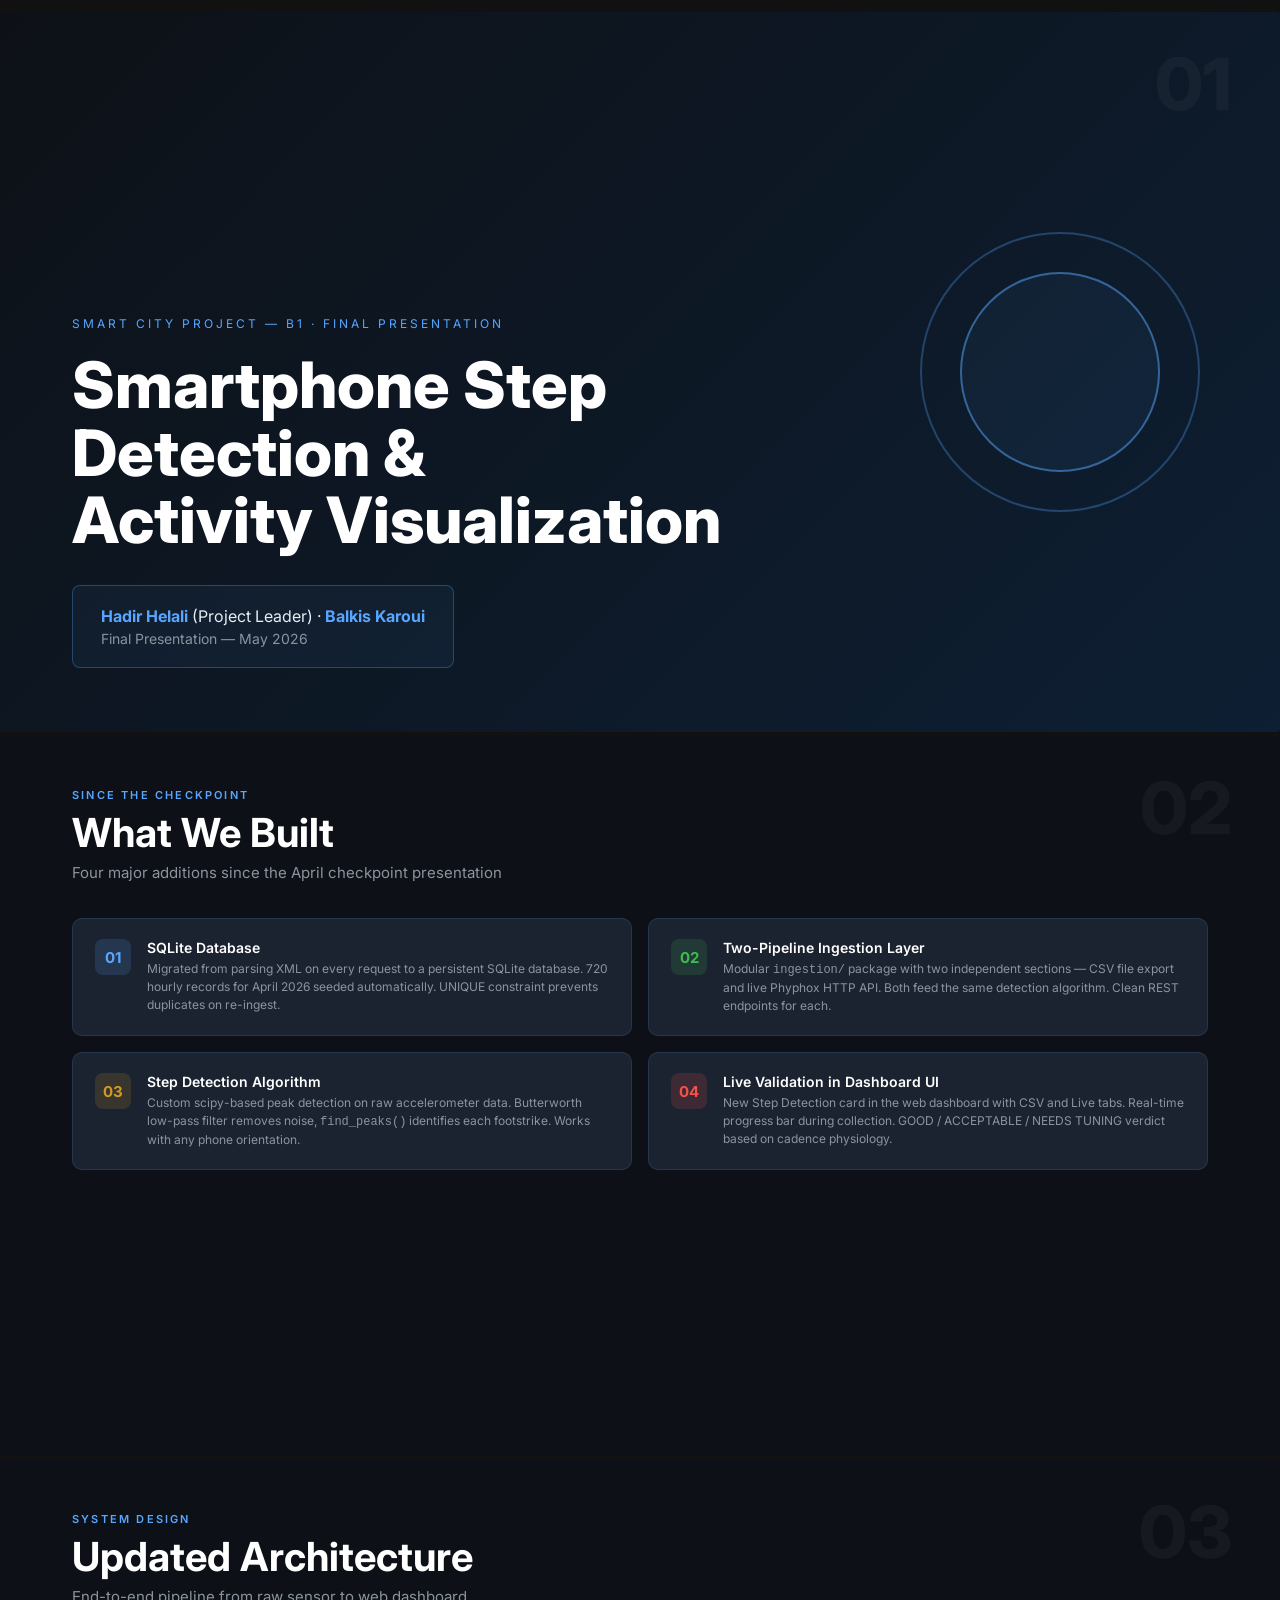
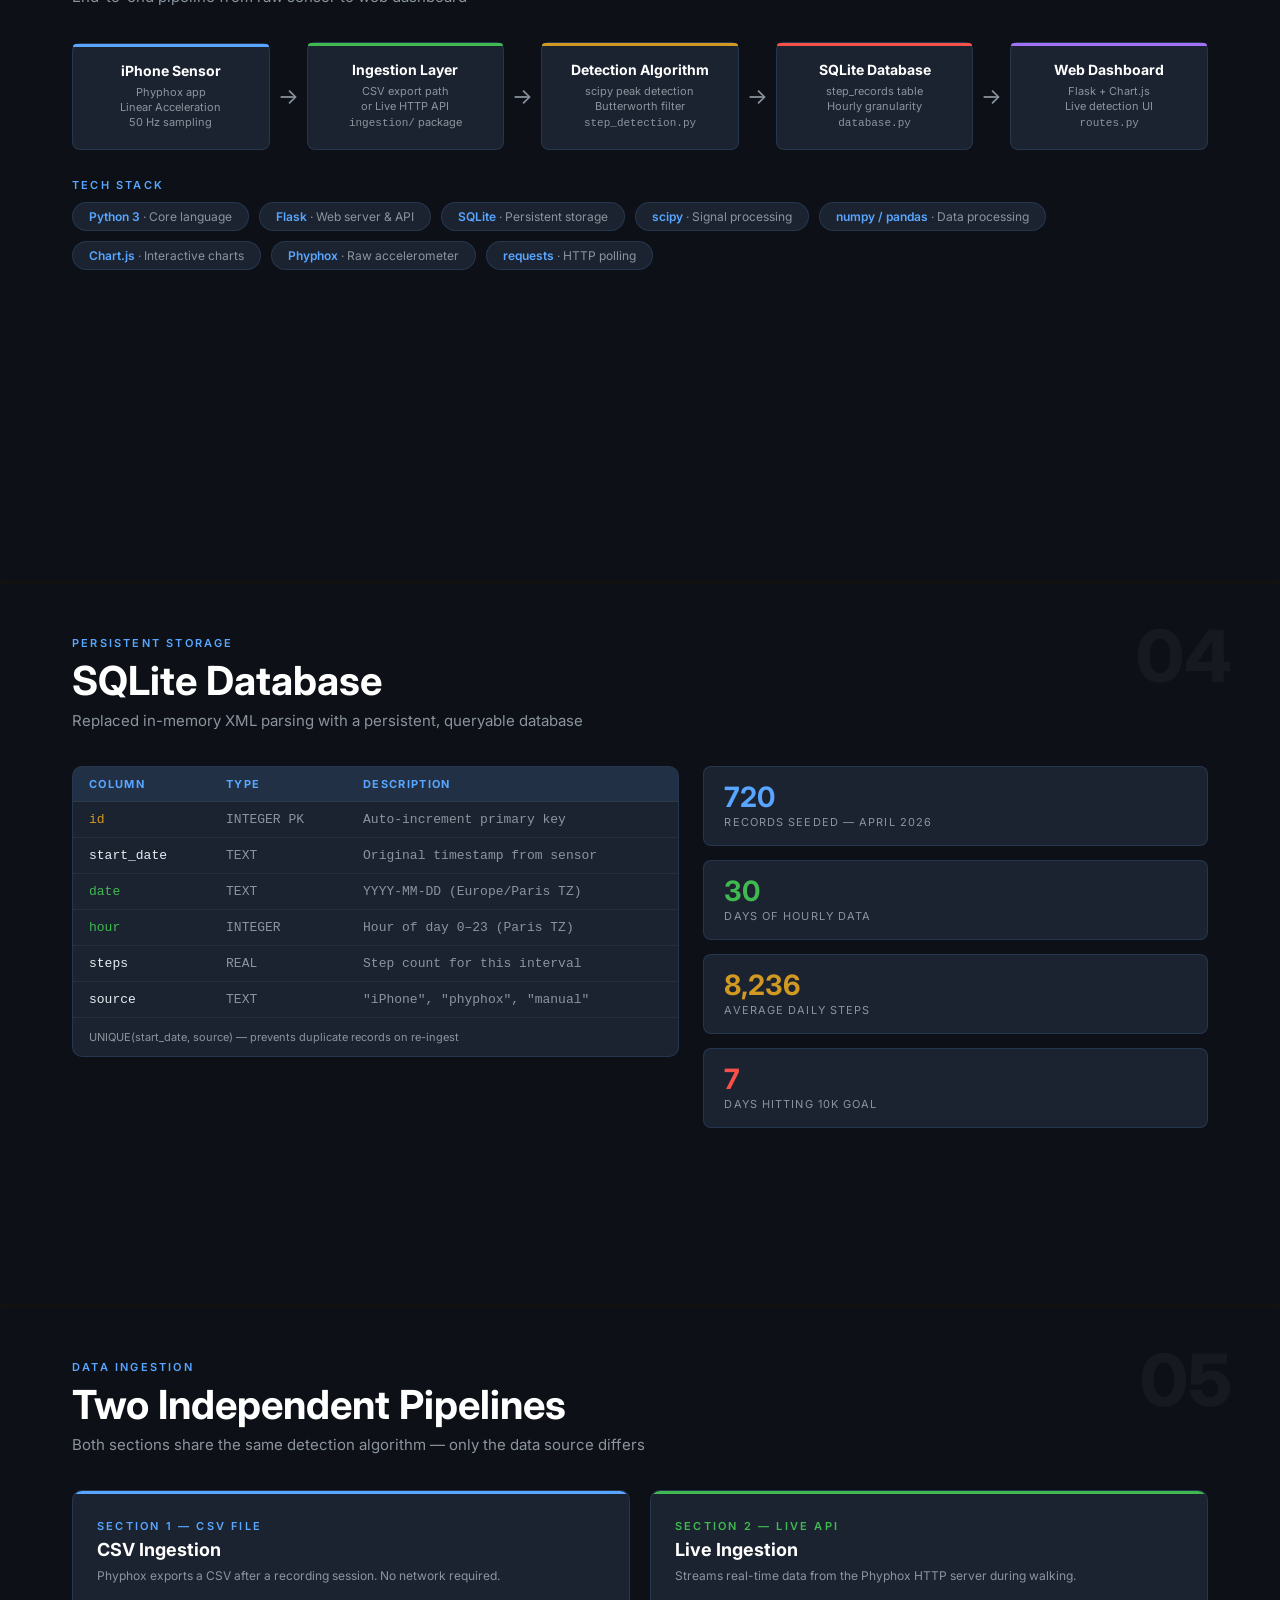
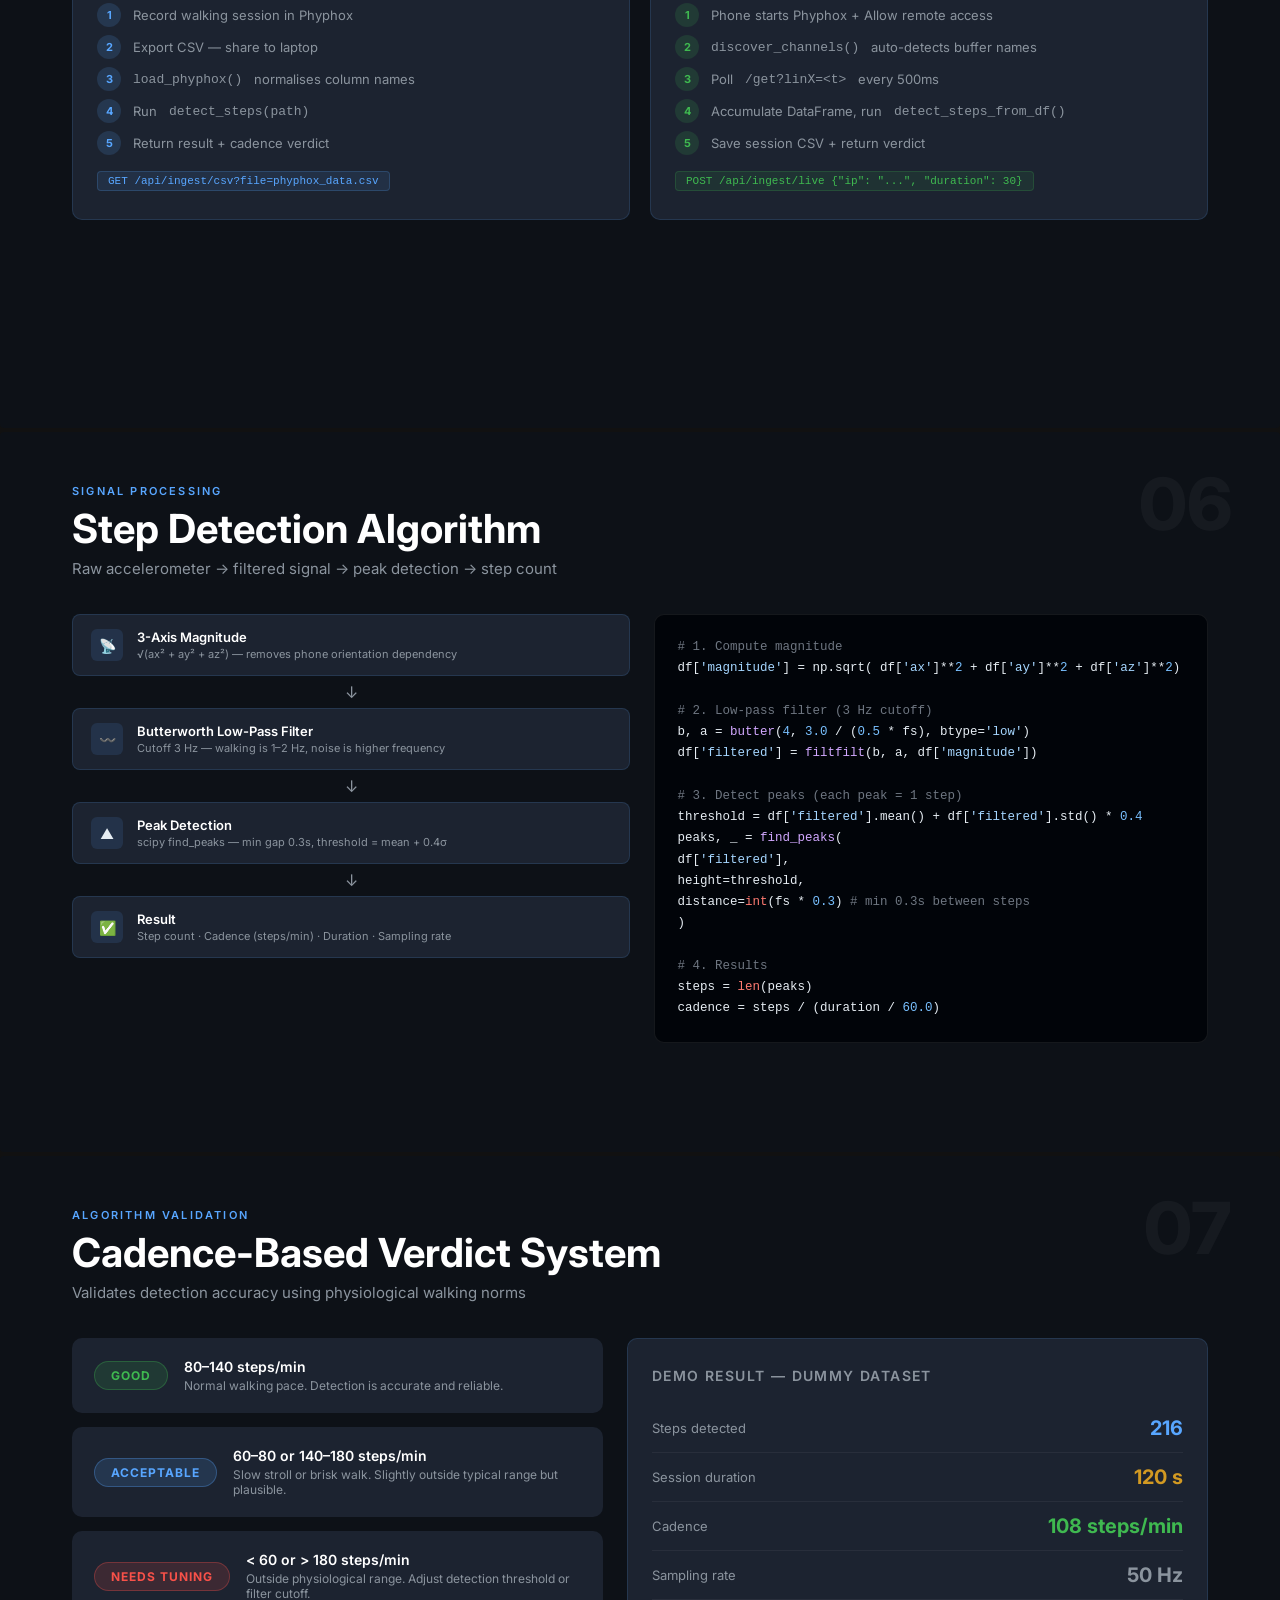
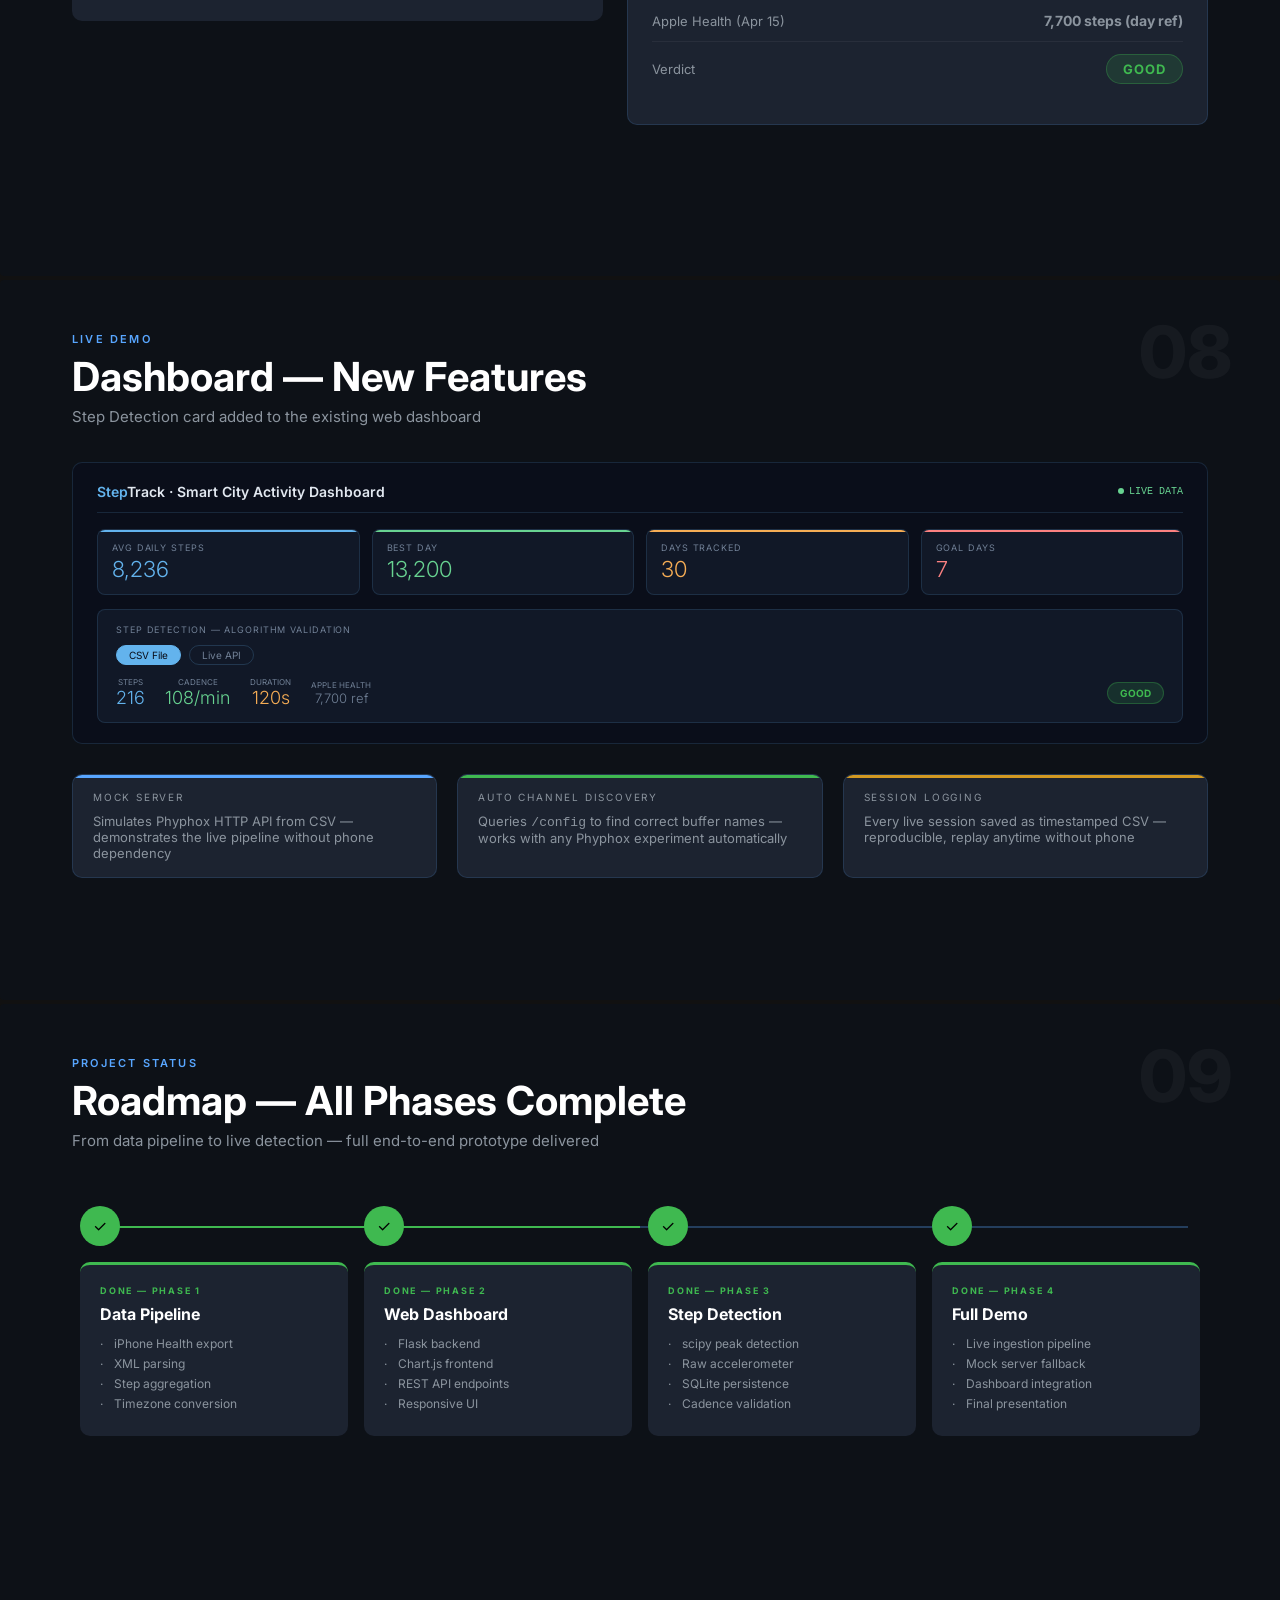
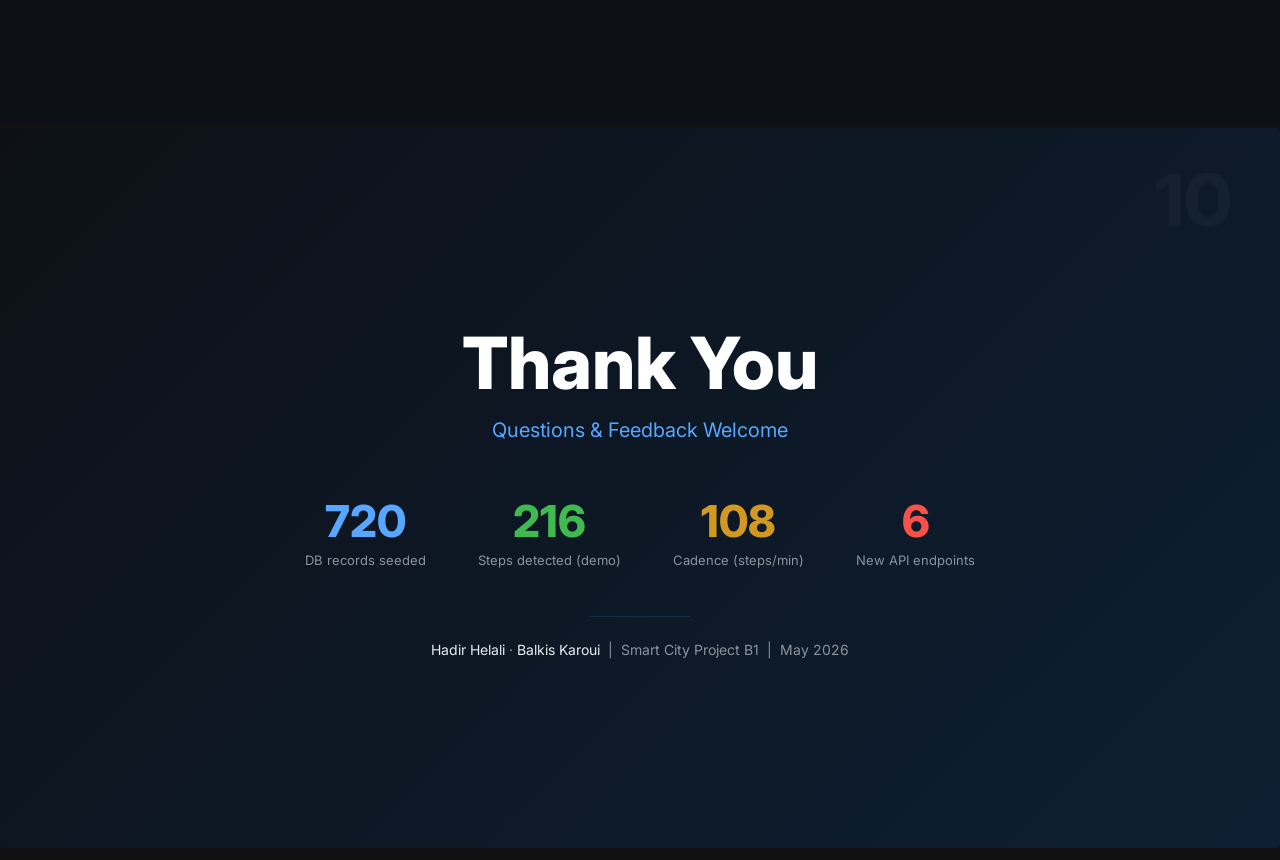
<file: StepTrack_Final_Presentation.html>
<!DOCTYPE html>
<html lang="en">
<head>
<meta charset="UTF-8">
<meta name="viewport" content="width=device-width, initial-scale=1.0">
<title>StepTrack — Final Presentation</title>
<style>
  @import url('https://fonts.googleapis.com/css2?family=Inter:wght@300;400;500;600;700;800&display=swap');

  *, *::before, *::after { box-sizing: border-box; margin: 0; padding: 0; }

  :root {
    --bg:      #0d1117;
    --surface: #161b22;
    --card:    #1c2330;
    --blue:    #58a6ff;
    --green:   #3fb950;
    --orange:  #d29922;
    --red:     #f85149;
    --text:    #e6edf3;
    --muted:   #8b949e;
    --border:  rgba(88,166,255,0.15);
  }

  body {
    font-family: 'Inter', sans-serif;
    background: #111;
    color: var(--text);
    display: flex;
    flex-direction: column;
    align-items: center;
    gap: 4px;
    padding: 12px;
  }

  /* ── Slide ── */
  .slide {
    width: 1280px;
    height: 720px;
    background: var(--bg);
    border-radius: 4px;
    overflow: hidden;
    position: relative;
    display: flex;
    flex-direction: column;
    page-break-after: always;
    flex-shrink: 0;
  }

  .slide-num {
    position: absolute;
    top: 36px; right: 48px;
    font-size: 72px;
    font-weight: 800;
    color: rgba(255,255,255,0.04);
    line-height: 1;
    user-select: none;
  }

  .tag {
    font-size: 11px;
    font-weight: 600;
    letter-spacing: 0.2em;
    text-transform: uppercase;
    color: var(--blue);
    margin-bottom: 6px;
  }

  /* ── Slide 1: Title ── */
  .s1 {
    background: linear-gradient(135deg, #0d1117 0%, #0d1f33 100%);
    justify-content: flex-end;
    padding: 0;
  }

  .s1-content {
    padding: 64px 72px;
    width: 65%;
  }

  .s1-eyebrow {
    font-size: 12px;
    letter-spacing: 0.25em;
    text-transform: uppercase;
    color: var(--blue);
    margin-bottom: 20px;
  }

  .s1-title {
    font-size: 64px;
    font-weight: 800;
    line-height: 1.05;
    margin-bottom: 32px;
    color: #fff;
  }

  .s1-box {
    border: 1px solid rgba(88,166,255,0.3);
    border-radius: 8px;
    padding: 20px 28px;
    display: inline-block;
    background: rgba(88,166,255,0.06);
  }

  .s1-box strong { color: var(--blue); }
  .s1-box p { color: var(--muted); font-size: 14px; margin-top: 4px; }

  .s1-orb {
    position: absolute;
    right: 80px; top: 50%;
    transform: translateY(-50%);
    width: 280px; height: 280px;
    border-radius: 50%;
    border: 2px solid rgba(88,166,255,0.3);
    display: flex; align-items: center; justify-content: center;
  }

  .s1-orb::before {
    content: '';
    width: 200px; height: 200px;
    border-radius: 50%;
    border: 2px solid rgba(88,166,255,0.5);
    background: rgba(88,166,255,0.06);
  }

  /* ── Common slide layout ── */
  .s-pad { padding: 52px 72px; }

  .slide-title {
    font-size: 40px;
    font-weight: 700;
    color: #fff;
    margin-bottom: 6px;
  }

  .slide-sub {
    font-size: 15px;
    color: var(--muted);
    margin-bottom: 36px;
  }

  /* ── Cards ── */
  .cards { display: flex; gap: 20px; }

  .card {
    background: var(--card);
    border: 1px solid var(--border);
    border-radius: 10px;
    padding: 28px 24px;
    flex: 1;
    position: relative;
    overflow: hidden;
  }

  .card::before {
    content: '';
    position: absolute;
    top: 0; left: 0; right: 0;
    height: 3px;
  }

  .card.blue::before   { background: var(--blue); }
  .card.green::before  { background: var(--green); }
  .card.orange::before { background: var(--orange); }
  .card.red::before    { background: var(--red); }

  .card-label {
    font-size: 10px;
    letter-spacing: 0.18em;
    text-transform: uppercase;
    color: var(--muted);
    margin-bottom: 10px;
  }

  .card-title {
    font-size: 18px;
    font-weight: 700;
    color: #fff;
    margin-bottom: 14px;
  }

  .card-body {
    font-size: 13px;
    color: var(--muted);
    line-height: 1.65;
  }

  .card-body li { margin-left: 14px; margin-bottom: 4px; }

  /* ── Slide 2: What We Built ── */
  .built-grid {
    display: grid;
    grid-template-columns: 1fr 1fr;
    gap: 16px;
  }

  .built-item {
    background: var(--card);
    border: 1px solid var(--border);
    border-radius: 10px;
    padding: 20px 22px;
    display: flex;
    align-items: flex-start;
    gap: 16px;
  }

  .built-num {
    width: 36px; height: 36px;
    border-radius: 8px;
    display: flex; align-items: center; justify-content: center;
    font-size: 15px;
    font-weight: 700;
    flex-shrink: 0;
  }

  .built-num.blue   { background: rgba(88,166,255,0.15); color: var(--blue); }
  .built-num.green  { background: rgba(63,185,80,0.15);  color: var(--green); }
  .built-num.orange { background: rgba(210,153,34,0.15); color: var(--orange); }
  .built-num.red    { background: rgba(248,81,73,0.15);  color: var(--red); }

  .built-text h4 { font-size: 14px; font-weight: 600; color: #fff; margin-bottom: 4px; }
  .built-text p  { font-size: 12px; color: var(--muted); line-height: 1.5; }

  /* ── Slide 3: Architecture ── */
  .arch-flow {
    display: flex;
    align-items: center;
    gap: 0;
    margin-bottom: 32px;
  }

  .arch-box {
    background: var(--card);
    border: 1px solid var(--border);
    border-radius: 8px;
    padding: 18px 20px;
    flex: 1;
    text-align: center;
    position: relative;
  }

  .arch-box::before {
    content: '';
    position: absolute;
    top: 0; left: 0; right: 0;
    height: 3px;
    border-radius: 8px 8px 0 0;
  }

  .arch-box.blue::before   { background: var(--blue); }
  .arch-box.green::before  { background: var(--green); }
  .arch-box.orange::before { background: var(--orange); }
  .arch-box.red::before    { background: var(--red); }
  .arch-box.purple::before { background: #a371f7; }

  .arch-box h4 { font-size: 14px; font-weight: 700; color: #fff; margin-bottom: 6px; }
  .arch-box p  { font-size: 11px; color: var(--muted); line-height: 1.4; }

  .arch-arrow {
    color: var(--muted);
    font-size: 22px;
    padding: 0 8px;
    flex-shrink: 0;
  }

  .tech-row {
    display: flex;
    gap: 10px;
    flex-wrap: wrap;
  }

  .tech-pill {
    background: var(--card);
    border: 1px solid var(--border);
    border-radius: 20px;
    padding: 6px 16px;
    font-size: 12px;
    color: var(--muted);
  }

  .tech-pill span { color: var(--blue); font-weight: 600; }

  /* ── Slide 4: Database ── */
  .db-layout { display: flex; gap: 24px; align-items: flex-start; }

  .db-table {
    background: var(--card);
    border: 1px solid var(--border);
    border-radius: 10px;
    overflow: hidden;
    flex: 1.2;
  }

  .db-table table { width: 100%; border-collapse: collapse; }
  .db-table th {
    background: rgba(88,166,255,0.1);
    padding: 10px 16px;
    font-size: 11px;
    letter-spacing: 0.12em;
    text-transform: uppercase;
    color: var(--blue);
    text-align: left;
  }
  .db-table td {
    padding: 10px 16px;
    font-size: 13px;
    color: var(--muted);
    border-top: 1px solid rgba(255,255,255,0.05);
    font-family: 'Courier New', monospace;
  }
  .db-table td:first-child { color: var(--text); font-weight: 500; }
  .db-table td.pk  { color: var(--orange); }
  .db-table td.key { color: var(--green); }

  .db-facts { flex: 1; display: flex; flex-direction: column; gap: 14px; }

  .db-fact {
    background: var(--card);
    border: 1px solid var(--border);
    border-radius: 8px;
    padding: 16px 20px;
  }

  .db-fact .val  { font-size: 28px; font-weight: 700; line-height: 1; margin-bottom: 4px; }
  .db-fact .lbl  { font-size: 11px; color: var(--muted); text-transform: uppercase; letter-spacing: 0.1em; }

  /* ── Slide 5: Two Pipelines ── */
  .pipeline-row { display: flex; gap: 20px; }

  .pipeline {
    flex: 1;
    background: var(--card);
    border: 1px solid var(--border);
    border-radius: 10px;
    padding: 28px 24px;
    position: relative;
    overflow: hidden;
  }

  .pipeline::before {
    content: '';
    position: absolute;
    top: 0; left: 0; right: 0;
    height: 3px;
  }

  .pipeline.csv::before  { background: var(--blue); }
  .pipeline.live::before { background: var(--green); }

  .pipeline h3 { font-size: 18px; font-weight: 700; color: #fff; margin-bottom: 8px; }
  .pipeline .pipeline-sub { font-size: 12px; color: var(--muted); margin-bottom: 20px; }

  .pipeline-steps { display: flex; flex-direction: column; gap: 8px; }

  .pipeline-step {
    display: flex;
    align-items: center;
    gap: 12px;
    font-size: 13px;
    color: var(--muted);
  }

  .pipeline-step .dot {
    width: 24px; height: 24px;
    border-radius: 50%;
    display: flex; align-items: center; justify-content: center;
    font-size: 11px;
    font-weight: 700;
    flex-shrink: 0;
  }

  .pipeline.csv  .dot { background: rgba(88,166,255,0.15); color: var(--blue); }
  .pipeline.live .dot { background: rgba(63,185,80,0.15);  color: var(--green); }

  .endpoint-badge {
    display: inline-block;
    background: rgba(88,166,255,0.1);
    border: 1px solid rgba(88,166,255,0.2);
    border-radius: 4px;
    padding: 3px 10px;
    font-size: 11px;
    font-family: 'Courier New', monospace;
    color: var(--blue);
    margin-top: 16px;
  }

  .endpoint-badge.green {
    background: rgba(63,185,80,0.1);
    border-color: rgba(63,185,80,0.2);
    color: var(--green);
  }

  /* ── Slide 6: Algorithm ── */
  .algo-layout { display: flex; gap: 24px; }

  .algo-pipeline {
    flex: 1.1;
    display: flex;
    flex-direction: column;
    gap: 10px;
  }

  .algo-step {
    background: var(--card);
    border: 1px solid var(--border);
    border-radius: 8px;
    padding: 14px 18px;
    display: flex;
    align-items: center;
    gap: 14px;
  }

  .algo-step .icon {
    width: 32px; height: 32px;
    border-radius: 6px;
    background: rgba(88,166,255,0.12);
    display: flex; align-items: center; justify-content: center;
    font-size: 14px;
    flex-shrink: 0;
  }

  .algo-step h5 { font-size: 13px; font-weight: 600; color: #fff; margin-bottom: 2px; }
  .algo-step p  { font-size: 11px; color: var(--muted); }

  .algo-arrow-down {
    text-align: center;
    color: var(--muted);
    font-size: 16px;
    margin: -4px 0;
  }

  .algo-code {
    flex: 1;
    background: #010409;
    border: 1px solid rgba(255,255,255,0.08);
    border-radius: 10px;
    padding: 22px;
    font-family: 'Courier New', monospace;
    font-size: 12.5px;
    line-height: 1.7;
    overflow: hidden;
  }

  .code-comment { color: #6e7681; }
  .code-kw      { color: #ff7b72; }
  .code-fn      { color: #d2a8ff; }
  .code-str     { color: #a5d6ff; }
  .code-num     { color: #79c0ff; }
  .code-var     { color: #e6edf3; }

  /* ── Slide 7: Validation ── */
  .valid-layout { display: flex; gap: 24px; }

  .valid-verdicts {
    flex: 1;
    display: flex;
    flex-direction: column;
    gap: 14px;
  }

  .verdict-card {
    background: var(--card);
    border-radius: 10px;
    padding: 20px 22px;
    display: flex;
    align-items: center;
    gap: 16px;
  }

  .verdict-badge-big {
    padding: 6px 16px;
    border-radius: 20px;
    font-size: 12px;
    font-weight: 700;
    letter-spacing: 0.08em;
    white-space: nowrap;
  }

  .verdict-badge-big.good       { background: rgba(63,185,80,0.15);  color: var(--green);  border: 1px solid rgba(63,185,80,0.3); }
  .verdict-badge-big.acceptable { background: rgba(88,166,255,0.15); color: var(--blue);   border: 1px solid rgba(88,166,255,0.3); }
  .verdict-badge-big.tuning     { background: rgba(248,81,73,0.15);  color: var(--red);    border: 1px solid rgba(248,81,73,0.3); }

  .verdict-text h4 { font-size: 14px; font-weight: 600; color: #fff; margin-bottom: 3px; }
  .verdict-text p  { font-size: 12px; color: var(--muted); }

  .valid-result {
    flex: 1;
    background: var(--card);
    border: 1px solid var(--border);
    border-radius: 10px;
    padding: 28px 24px;
  }

  .valid-result h4 { font-size: 14px; font-weight: 600; color: var(--muted); text-transform: uppercase; letter-spacing: 0.1em; margin-bottom: 20px; }

  .result-row {
    display: flex;
    justify-content: space-between;
    align-items: center;
    padding: 12px 0;
    border-bottom: 1px solid rgba(255,255,255,0.05);
  }

  .result-row:last-child { border-bottom: none; }
  .result-row .lbl { font-size: 13px; color: var(--muted); }
  .result-row .val { font-size: 20px; font-weight: 700; }
  .result-row .val.blue   { color: var(--blue); }
  .result-row .val.green  { color: var(--green); }
  .result-row .val.orange { color: var(--orange); }

  /* ── Slide 8: Dashboard ── */
  .dashboard-preview {
    background: #0a0e1a;
    border: 1px solid rgba(99,179,237,0.15);
    border-radius: 10px;
    padding: 20px 24px;
    margin-bottom: 16px;
  }

  .dash-header {
    display: flex;
    justify-content: space-between;
    align-items: center;
    margin-bottom: 16px;
    padding-bottom: 12px;
    border-bottom: 1px solid rgba(99,179,237,0.15);
  }

  .dash-logo { font-size: 14px; font-weight: 600; color: #e2e8f0; }
  .dash-logo span { color: #63b3ed; }

  .live-dot-sm {
    width: 6px; height: 6px;
    border-radius: 50%;
    background: #68d391;
    display: inline-block;
    margin-right: 5px;
    animation: pulse 2s infinite;
  }

  @keyframes pulse { 0%,100%{opacity:1} 50%{opacity:0.3} }

  .dash-live { font-size: 10px; color: #68d391; font-family: monospace; }

  .dash-cards { display: flex; gap: 12px; margin-bottom: 14px; }

  .dash-card {
    flex: 1;
    background: #111827;
    border: 1px solid rgba(99,179,237,0.15);
    border-radius: 8px;
    padding: 12px 14px;
    position: relative;
    overflow: hidden;
  }

  .dash-card::before {
    content: '';
    position: absolute;
    top: 0; left: 0; right: 0;
    height: 2px;
  }

  .dash-card.b::before { background: #63b3ed; }
  .dash-card.g::before { background: #68d391; }
  .dash-card.o::before { background: #f6ad55; }
  .dash-card.r::before { background: #fc8181; }

  .dash-card .dl { font-size: 9px; color: #718096; text-transform: uppercase; letter-spacing: 0.1em; margin-bottom: 3px; }
  .dash-card .dv { font-size: 22px; font-weight: 300; }
  .dash-card .dv.b { color: #63b3ed; }
  .dash-card .dv.g { color: #68d391; }
  .dash-card .dv.o { color: #f6ad55; }
  .dash-card .dv.r { color: #fc8181; }

  /* detection card preview */
  .det-preview {
    background: #111827;
    border: 1px solid rgba(99,179,237,0.15);
    border-radius: 8px;
    padding: 14px 18px;
  }

  .det-tabs-sm { display: flex; gap: 8px; margin-bottom: 12px; }
  .det-tab-sm {
    font-size: 10px;
    padding: 3px 12px;
    border-radius: 12px;
    border: 1px solid rgba(99,179,237,0.2);
    color: #718096;
  }
  .det-tab-sm.active { background: #63b3ed; border-color: #63b3ed; color: #0a0e1a; }

  .det-metrics-sm { display: flex; gap: 20px; align-items: center; }
  .det-m { text-align: center; }
  .det-m .dl { font-size: 8px; color: #718096; text-transform: uppercase; }
  .det-m .dv { font-size: 18px; font-weight: 300; }

  .verdict-sm {
    margin-left: auto;
    padding: 4px 12px;
    border-radius: 12px;
    font-size: 10px;
    font-weight: 700;
    background: rgba(63,185,80,0.15);
    color: #3fb950;
    border: 1px solid rgba(63,185,80,0.3);
  }

  /* ── Slide 9: Roadmap ── */
  .roadmap { display: flex; gap: 0; align-items: flex-start; position: relative; margin-top: 20px; }

  .roadmap-line {
    position: absolute;
    top: 20px; left: 20px; right: 20px;
    height: 2px;
    background: linear-gradient(to right, var(--green) 50%, rgba(88,166,255,0.3) 50%);
    z-index: 0;
  }

  .roadmap-item { flex: 1; padding: 0 8px; position: relative; z-index: 1; }

  .roadmap-dot {
    width: 40px; height: 40px;
    border-radius: 50%;
    display: flex; align-items: center; justify-content: center;
    margin-bottom: 16px;
    font-size: 16px;
  }

  .roadmap-dot.done { background: var(--green); color: #000; }
  .roadmap-dot.now  { background: var(--blue);  color: #000; }

  .roadmap-card {
    background: var(--card);
    border-radius: 10px;
    padding: 20px;
    border-top: 3px solid;
  }

  .roadmap-card.done  { border-color: var(--green); }
  .roadmap-card.now   { border-color: var(--blue); }

  .roadmap-card .rc-label {
    font-size: 9px;
    letter-spacing: 0.2em;
    text-transform: uppercase;
    margin-bottom: 8px;
    font-weight: 700;
  }

  .roadmap-card.done .rc-label  { color: var(--green); }
  .roadmap-card.now  .rc-label  { color: var(--blue); }

  .roadmap-card h4 { font-size: 16px; font-weight: 700; color: #fff; margin-bottom: 12px; }
  .roadmap-card ul { list-style: none; }
  .roadmap-card li { font-size: 12px; color: var(--muted); margin-bottom: 5px; padding-left: 14px; position: relative; }
  .roadmap-card li::before { content: '·'; position: absolute; left: 0; }

  /* ── Slide 10: Thank You ── */
  .s10 {
    background: linear-gradient(135deg, #0d1117 0%, #0d1f33 100%);
    justify-content: center;
    align-items: center;
  }

  .s10-inner { text-align: center; }

  .s10-title {
    font-size: 72px;
    font-weight: 800;
    color: #fff;
    margin-bottom: 12px;
  }

  .s10-sub {
    font-size: 20px;
    color: var(--blue);
    margin-bottom: 52px;
  }

  .s10-stats {
    display: flex;
    gap: 52px;
    justify-content: center;
    margin-bottom: 48px;
  }

  .s10-stat .val { font-size: 44px; font-weight: 800; }
  .s10-stat .val.blue   { color: var(--blue); }
  .s10-stat .val.green  { color: var(--green); }
  .s10-stat .val.orange { color: var(--orange); }
  .s10-stat .val.red    { color: var(--red); }
  .s10-stat .lbl { font-size: 13px; color: var(--muted); margin-top: 4px; }

  .s10-divider { width: 100px; height: 1px; background: var(--border); margin: 0 auto 24px; }
  .s10-names { font-size: 14px; color: var(--muted); }
  .s10-names span { color: var(--text); }

  @media print {
    body { background: none; padding: 0; gap: 0; }
    .slide { page-break-after: always; border-radius: 0; }
  }
</style>
</head>
<body>

<!-- ── Slide 1: Title ── -->
<div class="slide s1">
  <div class="slide-num">01</div>
  <div class="s1-content">
    <div class="s1-eyebrow">Smart City Project — B1 · Final Presentation</div>
    <div class="s1-title">Smartphone Step<br>Detection &amp;<br>Activity Visualization</div>
    <div class="s1-box">
      <strong>Hadir Helali</strong> (Project Leader) · <strong>Balkis Karoui</strong>
      <p>Final Presentation — May 2026</p>
    </div>
  </div>
  <div class="s1-orb"></div>
</div>

<!-- ── Slide 2: What We Built ── -->
<div class="slide s-pad">
  <div class="slide-num">02</div>
  <div class="tag">Since the Checkpoint</div>
  <div class="slide-title">What We Built</div>
  <div class="slide-sub">Four major additions since the April checkpoint presentation</div>

  <div class="built-grid">
    <div class="built-item">
      <div class="built-num blue">01</div>
      <div class="built-text">
        <h4>SQLite Database</h4>
        <p>Migrated from parsing XML on every request to a persistent SQLite database. 720 hourly records for April 2026 seeded automatically. UNIQUE constraint prevents duplicates on re-ingest.</p>
      </div>
    </div>
    <div class="built-item">
      <div class="built-num green">02</div>
      <div class="built-text">
        <h4>Two-Pipeline Ingestion Layer</h4>
        <p>Modular <code>ingestion/</code> package with two independent sections — CSV file export and live Phyphox HTTP API. Both feed the same detection algorithm. Clean REST endpoints for each.</p>
      </div>
    </div>
    <div class="built-item">
      <div class="built-num orange">03</div>
      <div class="built-text">
        <h4>Step Detection Algorithm</h4>
        <p>Custom scipy-based peak detection on raw accelerometer data. Butterworth low-pass filter removes noise, <code>find_peaks()</code> identifies each footstrike. Works with any phone orientation.</p>
      </div>
    </div>
    <div class="built-item">
      <div class="built-num red">04</div>
      <div class="built-text">
        <h4>Live Validation in Dashboard UI</h4>
        <p>New Step Detection card in the web dashboard with CSV and Live tabs. Real-time progress bar during collection. GOOD / ACCEPTABLE / NEEDS TUNING verdict based on cadence physiology.</p>
      </div>
    </div>
  </div>
</div>

<!-- ── Slide 3: Architecture ── -->
<div class="slide s-pad">
  <div class="slide-num">03</div>
  <div class="tag">System Design</div>
  <div class="slide-title">Updated Architecture</div>
  <div class="slide-sub">End-to-end pipeline from raw sensor to web dashboard</div>

  <div class="arch-flow" style="margin-bottom:28px">
    <div class="arch-box blue">
      <h4>iPhone Sensor</h4>
      <p>Phyphox app<br>Linear Acceleration<br>50 Hz sampling</p>
    </div>
    <div class="arch-arrow">→</div>
    <div class="arch-box green">
      <h4>Ingestion Layer</h4>
      <p>CSV export path<br>or Live HTTP API<br><code>ingestion/</code> package</p>
    </div>
    <div class="arch-arrow">→</div>
    <div class="arch-box orange">
      <h4>Detection Algorithm</h4>
      <p>scipy peak detection<br>Butterworth filter<br><code>step_detection.py</code></p>
    </div>
    <div class="arch-arrow">→</div>
    <div class="arch-box red">
      <h4>SQLite Database</h4>
      <p>step_records table<br>Hourly granularity<br><code>database.py</code></p>
    </div>
    <div class="arch-arrow">→</div>
    <div class="arch-box purple">
      <h4>Web Dashboard</h4>
      <p>Flask + Chart.js<br>Live detection UI<br><code>routes.py</code></p>
    </div>
  </div>

  <div style="margin-bottom:16px">
    <div class="tag" style="margin-bottom:10px">Tech Stack</div>
    <div class="tech-row">
      <div class="tech-pill"><span>Python 3</span> · Core language</div>
      <div class="tech-pill"><span>Flask</span> · Web server &amp; API</div>
      <div class="tech-pill"><span>SQLite</span> · Persistent storage</div>
      <div class="tech-pill"><span>scipy</span> · Signal processing</div>
      <div class="tech-pill"><span>numpy / pandas</span> · Data processing</div>
      <div class="tech-pill"><span>Chart.js</span> · Interactive charts</div>
      <div class="tech-pill"><span>Phyphox</span> · Raw accelerometer</div>
      <div class="tech-pill"><span>requests</span> · HTTP polling</div>
    </div>
  </div>
</div>

<!-- ── Slide 4: Database ── -->
<div class="slide s-pad">
  <div class="slide-num">04</div>
  <div class="tag">Persistent Storage</div>
  <div class="slide-title">SQLite Database</div>
  <div class="slide-sub">Replaced in-memory XML parsing with a persistent, queryable database</div>

  <div class="db-layout">
    <div class="db-table">
      <table>
        <thead>
          <tr>
            <th>Column</th>
            <th>Type</th>
            <th>Description</th>
          </tr>
        </thead>
        <tbody>
          <tr><td class="pk">id</td><td>INTEGER PK</td><td>Auto-increment primary key</td></tr>
          <tr><td>start_date</td><td>TEXT</td><td>Original timestamp from sensor</td></tr>
          <tr><td class="key">date</td><td>TEXT</td><td>YYYY-MM-DD (Europe/Paris TZ)</td></tr>
          <tr><td class="key">hour</td><td>INTEGER</td><td>Hour of day 0–23 (Paris TZ)</td></tr>
          <tr><td>steps</td><td>REAL</td><td>Step count for this interval</td></tr>
          <tr><td>source</td><td>TEXT</td><td>"iPhone", "phyphox", "manual"</td></tr>
        </tbody>
      </table>
      <div style="padding:12px 16px; font-size:11px; color:var(--muted); border-top:1px solid rgba(255,255,255,0.05)">
        UNIQUE(start_date, source) — prevents duplicate records on re-ingest
      </div>
    </div>

    <div class="db-facts">
      <div class="db-fact">
        <div class="val" style="color:var(--blue)">720</div>
        <div class="lbl">Records seeded — April 2026</div>
      </div>
      <div class="db-fact">
        <div class="val" style="color:var(--green)">30</div>
        <div class="lbl">Days of hourly data</div>
      </div>
      <div class="db-fact">
        <div class="val" style="color:var(--orange)">8,236</div>
        <div class="lbl">Average daily steps</div>
      </div>
      <div class="db-fact">
        <div class="val" style="color:var(--red)">7</div>
        <div class="lbl">Days hitting 10k goal</div>
      </div>
    </div>
  </div>
</div>

<!-- ── Slide 5: Two Pipelines ── -->
<div class="slide s-pad">
  <div class="slide-num">05</div>
  <div class="tag">Data Ingestion</div>
  <div class="slide-title">Two Independent Pipelines</div>
  <div class="slide-sub">Both sections share the same detection algorithm — only the data source differs</div>

  <div class="pipeline-row">
    <div class="pipeline csv">
      <div class="tag" style="color:var(--blue)">Section 1 — CSV File</div>
      <h3>CSV Ingestion</h3>
      <div class="pipeline-sub">Phyphox exports a CSV after a recording session. No network required.</div>
      <div class="pipeline-steps">
        <div class="pipeline-step"><div class="dot">1</div> Record walking session in Phyphox</div>
        <div class="pipeline-step"><div class="dot">2</div> Export CSV — share to laptop</div>
        <div class="pipeline-step"><div class="dot">3</div> <code>load_phyphox()</code> normalises column names</div>
        <div class="pipeline-step"><div class="dot">4</div> Run <code>detect_steps(path)</code></div>
        <div class="pipeline-step"><div class="dot">5</div> Return result + cadence verdict</div>
      </div>
      <div class="endpoint-badge">GET /api/ingest/csv?file=phyphox_data.csv</div>
    </div>

    <div class="pipeline live">
      <div class="tag" style="color:var(--green)">Section 2 — Live API</div>
      <h3>Live Ingestion</h3>
      <div class="pipeline-sub">Streams real-time data from the Phyphox HTTP server during walking.</div>
      <div class="pipeline-steps">
        <div class="pipeline-step"><div class="dot">1</div> Phone starts Phyphox + Allow remote access</div>
        <div class="pipeline-step"><div class="dot">2</div> <code>discover_channels()</code> auto-detects buffer names</div>
        <div class="pipeline-step"><div class="dot">3</div> Poll <code>/get?linX=&lt;t&gt;</code> every 500ms</div>
        <div class="pipeline-step"><div class="dot">4</div> Accumulate DataFrame, run <code>detect_steps_from_df()</code></div>
        <div class="pipeline-step"><div class="dot">5</div> Save session CSV + return verdict</div>
      </div>
      <div class="endpoint-badge green">POST /api/ingest/live  {"ip": "...", "duration": 30}</div>
    </div>
  </div>
</div>

<!-- ── Slide 6: Algorithm ── -->
<div class="slide s-pad">
  <div class="slide-num">06</div>
  <div class="tag">Signal Processing</div>
  <div class="slide-title">Step Detection Algorithm</div>
  <div class="slide-sub">Raw accelerometer → filtered signal → peak detection → step count</div>

  <div class="algo-layout">
    <div class="algo-pipeline">
      <div class="algo-step">
        <div class="icon">📡</div>
        <div>
          <h5>3-Axis Magnitude</h5>
          <p>√(ax² + ay² + az²) — removes phone orientation dependency</p>
        </div>
      </div>
      <div class="algo-arrow-down">↓</div>
      <div class="algo-step">
        <div class="icon">〰️</div>
        <div>
          <h5>Butterworth Low-Pass Filter</h5>
          <p>Cutoff 3 Hz — walking is 1–2 Hz, noise is higher frequency</p>
        </div>
      </div>
      <div class="algo-arrow-down">↓</div>
      <div class="algo-step">
        <div class="icon">▲</div>
        <div>
          <h5>Peak Detection</h5>
          <p>scipy find_peaks — min gap 0.3s, threshold = mean + 0.4σ</p>
        </div>
      </div>
      <div class="algo-arrow-down">↓</div>
      <div class="algo-step">
        <div class="icon">✅</div>
        <div>
          <h5>Result</h5>
          <p>Step count · Cadence (steps/min) · Duration · Sampling rate</p>
        </div>
      </div>
    </div>

    <div class="algo-code">
      <div class="code-comment"># 1. Compute magnitude</div>
      <div><span class="code-var">df</span>[<span class="code-str">'magnitude'</span>] = np.sqrt(
  <span class="code-var">df</span>[<span class="code-str">'ax'</span>]**<span class="code-num">2</span> + <span class="code-var">df</span>[<span class="code-str">'ay'</span>]**<span class="code-num">2</span> + <span class="code-var">df</span>[<span class="code-str">'az'</span>]**<span class="code-num">2</span>)</div>
      <br>
      <div class="code-comment"># 2. Low-pass filter (3 Hz cutoff)</div>
      <div><span class="code-var">b</span>, <span class="code-var">a</span> = <span class="code-fn">butter</span>(<span class="code-num">4</span>, <span class="code-num">3.0</span> / (<span class="code-num">0.5</span> * <span class="code-var">fs</span>), btype=<span class="code-str">'low'</span>)</div>
      <div><span class="code-var">df</span>[<span class="code-str">'filtered'</span>] = <span class="code-fn">filtfilt</span>(<span class="code-var">b</span>, <span class="code-var">a</span>, <span class="code-var">df</span>[<span class="code-str">'magnitude'</span>])</div>
      <br>
      <div class="code-comment"># 3. Detect peaks (each peak = 1 step)</div>
      <div><span class="code-var">threshold</span> = <span class="code-var">df</span>[<span class="code-str">'filtered'</span>].mean() + <span class="code-var">df</span>[<span class="code-str">'filtered'</span>].std() * <span class="code-num">0.4</span></div>
      <div><span class="code-var">peaks</span>, _ = <span class="code-fn">find_peaks</span>(</div>
      <div>  <span class="code-var">df</span>[<span class="code-str">'filtered'</span>],</div>
      <div>  height=<span class="code-var">threshold</span>,</div>
      <div>  distance=<span class="code-kw">int</span>(<span class="code-var">fs</span> * <span class="code-num">0.3</span>)  <span class="code-comment"># min 0.3s between steps</span></div>
      <div>)</div>
      <br>
      <div class="code-comment"># 4. Results</div>
      <div><span class="code-var">steps</span>   = <span class="code-kw">len</span>(<span class="code-var">peaks</span>)</div>
      <div><span class="code-var">cadence</span> = <span class="code-var">steps</span> / (<span class="code-var">duration</span> / <span class="code-num">60.0</span>)</div>
    </div>
  </div>
</div>

<!-- ── Slide 7: Validation ── -->
<div class="slide s-pad">
  <div class="slide-num">07</div>
  <div class="tag">Algorithm Validation</div>
  <div class="slide-title">Cadence-Based Verdict System</div>
  <div class="slide-sub">Validates detection accuracy using physiological walking norms</div>

  <div class="valid-layout">
    <div class="valid-verdicts">
      <div class="verdict-card">
        <div class="verdict-badge-big good">GOOD</div>
        <div class="verdict-text">
          <h4>80–140 steps/min</h4>
          <p>Normal walking pace. Detection is accurate and reliable.</p>
        </div>
      </div>
      <div class="verdict-card">
        <div class="verdict-badge-big acceptable">ACCEPTABLE</div>
        <div class="verdict-text">
          <h4>60–80 or 140–180 steps/min</h4>
          <p>Slow stroll or brisk walk. Slightly outside typical range but plausible.</p>
        </div>
      </div>
      <div class="verdict-card">
        <div class="verdict-badge-big tuning">NEEDS TUNING</div>
        <div class="verdict-text">
          <h4>&lt; 60 or &gt; 180 steps/min</h4>
          <p>Outside physiological range. Adjust detection threshold or filter cutoff.</p>
        </div>
      </div>
    </div>

    <div class="valid-result">
      <h4>Demo Result — Dummy Dataset</h4>
      <div class="result-row">
        <span class="lbl">Steps detected</span>
        <span class="val blue">216</span>
      </div>
      <div class="result-row">
        <span class="lbl">Session duration</span>
        <span class="val orange">120 s</span>
      </div>
      <div class="result-row">
        <span class="lbl">Cadence</span>
        <span class="val green">108 steps/min</span>
      </div>
      <div class="result-row">
        <span class="lbl">Sampling rate</span>
        <span class="val" style="color:var(--muted)">50 Hz</span>
      </div>
      <div class="result-row">
        <span class="lbl">Apple Health (Apr 15)</span>
        <span class="val" style="color:var(--muted); font-size:14px">7,700 steps (day ref)</span>
      </div>
      <div class="result-row" style="border-bottom:none">
        <span class="lbl">Verdict</span>
        <span class="verdict-badge-big good" style="font-size:13px">GOOD</span>
      </div>
    </div>
  </div>
</div>

<!-- ── Slide 8: Dashboard ── -->
<div class="slide s-pad">
  <div class="slide-num">08</div>
  <div class="tag">Live Demo</div>
  <div class="slide-title">Dashboard — New Features</div>
  <div class="slide-sub">Step Detection card added to the existing web dashboard</div>

  <div class="dashboard-preview">
    <div class="dash-header">
      <div class="dash-logo"><span>Step</span>Track · Smart City Activity Dashboard</div>
      <div class="dash-live"><span class="live-dot-sm"></span>LIVE DATA</div>
    </div>

    <div class="dash-cards">
      <div class="dash-card b"><div class="dl">Avg Daily Steps</div><div class="dv b">8,236</div></div>
      <div class="dash-card g"><div class="dl">Best Day</div><div class="dv g">13,200</div></div>
      <div class="dash-card o"><div class="dl">Days Tracked</div><div class="dv o">30</div></div>
      <div class="dash-card r"><div class="dl">Goal Days</div><div class="dv r">7</div></div>
    </div>

    <div class="det-preview">
      <div style="font-size:9px; color:#718096; text-transform:uppercase; letter-spacing:0.1em; margin-bottom:10px">Step Detection — Algorithm Validation</div>
      <div class="det-tabs-sm">
        <div class="det-tab-sm active">CSV File</div>
        <div class="det-tab-sm">Live API</div>
      </div>
      <div class="det-metrics-sm">
        <div class="det-m"><div class="dl">Steps</div><div class="dv" style="color:#63b3ed">216</div></div>
        <div class="det-m"><div class="dl">Cadence</div><div class="dv" style="color:#68d391">108/min</div></div>
        <div class="det-m"><div class="dl">Duration</div><div class="dv" style="color:#f6ad55">120s</div></div>
        <div class="det-m"><div class="dl">Apple Health</div><div class="dv" style="color:#718096; font-size:13px">7,700 ref</div></div>
        <div class="verdict-sm">GOOD</div>
      </div>
    </div>
  </div>

  <div class="cards" style="margin-top:14px">
    <div class="card blue" style="padding:16px 20px">
      <div class="card-label">Mock Server</div>
      <div style="font-size:13px; color:var(--muted)">Simulates Phyphox HTTP API from CSV — demonstrates the live pipeline without phone dependency</div>
    </div>
    <div class="card green" style="padding:16px 20px">
      <div class="card-label">Auto Channel Discovery</div>
      <div style="font-size:13px; color:var(--muted)">Queries <code>/config</code> to find correct buffer names — works with any Phyphox experiment automatically</div>
    </div>
    <div class="card orange" style="padding:16px 20px">
      <div class="card-label">Session Logging</div>
      <div style="font-size:13px; color:var(--muted)">Every live session saved as timestamped CSV — reproducible, replay anytime without phone</div>
    </div>
  </div>
</div>

<!-- ── Slide 9: Roadmap ── -->
<div class="slide s-pad">
  <div class="slide-num">09</div>
  <div class="tag">Project Status</div>
  <div class="slide-title">Roadmap — All Phases Complete</div>
  <div class="slide-sub">From data pipeline to live detection — full end-to-end prototype delivered</div>

  <div class="roadmap">
    <div class="roadmap-line"></div>

    <div class="roadmap-item">
      <div class="roadmap-dot done">✓</div>
      <div class="roadmap-card done">
        <div class="rc-label">Done — Phase 1</div>
        <h4>Data Pipeline</h4>
        <ul>
          <li>iPhone Health export</li>
          <li>XML parsing</li>
          <li>Step aggregation</li>
          <li>Timezone conversion</li>
        </ul>
      </div>
    </div>

    <div class="roadmap-item">
      <div class="roadmap-dot done">✓</div>
      <div class="roadmap-card done">
        <div class="rc-label">Done — Phase 2</div>
        <h4>Web Dashboard</h4>
        <ul>
          <li>Flask backend</li>
          <li>Chart.js frontend</li>
          <li>REST API endpoints</li>
          <li>Responsive UI</li>
        </ul>
      </div>
    </div>

    <div class="roadmap-item">
      <div class="roadmap-dot done">✓</div>
      <div class="roadmap-card done">
        <div class="rc-label">Done — Phase 3</div>
        <h4>Step Detection</h4>
        <ul>
          <li>scipy peak detection</li>
          <li>Raw accelerometer</li>
          <li>SQLite persistence</li>
          <li>Cadence validation</li>
        </ul>
      </div>
    </div>

    <div class="roadmap-item">
      <div class="roadmap-dot done">✓</div>
      <div class="roadmap-card done">
        <div class="rc-label">Done — Phase 4</div>
        <h4>Full Demo</h4>
        <ul>
          <li>Live ingestion pipeline</li>
          <li>Mock server fallback</li>
          <li>Dashboard integration</li>
          <li>Final presentation</li>
        </ul>
      </div>
    </div>
  </div>
</div>

<!-- ── Slide 10: Thank You ── -->
<div class="slide s10">
  <div class="slide-num" style="color:rgba(255,255,255,0.03)">10</div>
  <div class="s10-inner">
    <div class="s10-title">Thank You</div>
    <div class="s10-sub">Questions &amp; Feedback Welcome</div>

    <div class="s10-stats">
      <div class="s10-stat">
        <div class="val blue">720</div>
        <div class="lbl">DB records seeded</div>
      </div>
      <div class="s10-stat">
        <div class="val green">216</div>
        <div class="lbl">Steps detected (demo)</div>
      </div>
      <div class="s10-stat">
        <div class="val orange">108</div>
        <div class="lbl">Cadence (steps/min)</div>
      </div>
      <div class="s10-stat">
        <div class="val red">6</div>
        <div class="lbl">New API endpoints</div>
      </div>
    </div>

    <div class="s10-divider"></div>
    <div class="s10-names">
      <span>Hadir Helali</span> · <span>Balkis Karoui</span> &nbsp;|&nbsp; Smart City Project B1 &nbsp;|&nbsp; May 2026
    </div>
  </div>
</div>

</body>
</html>
</file>
